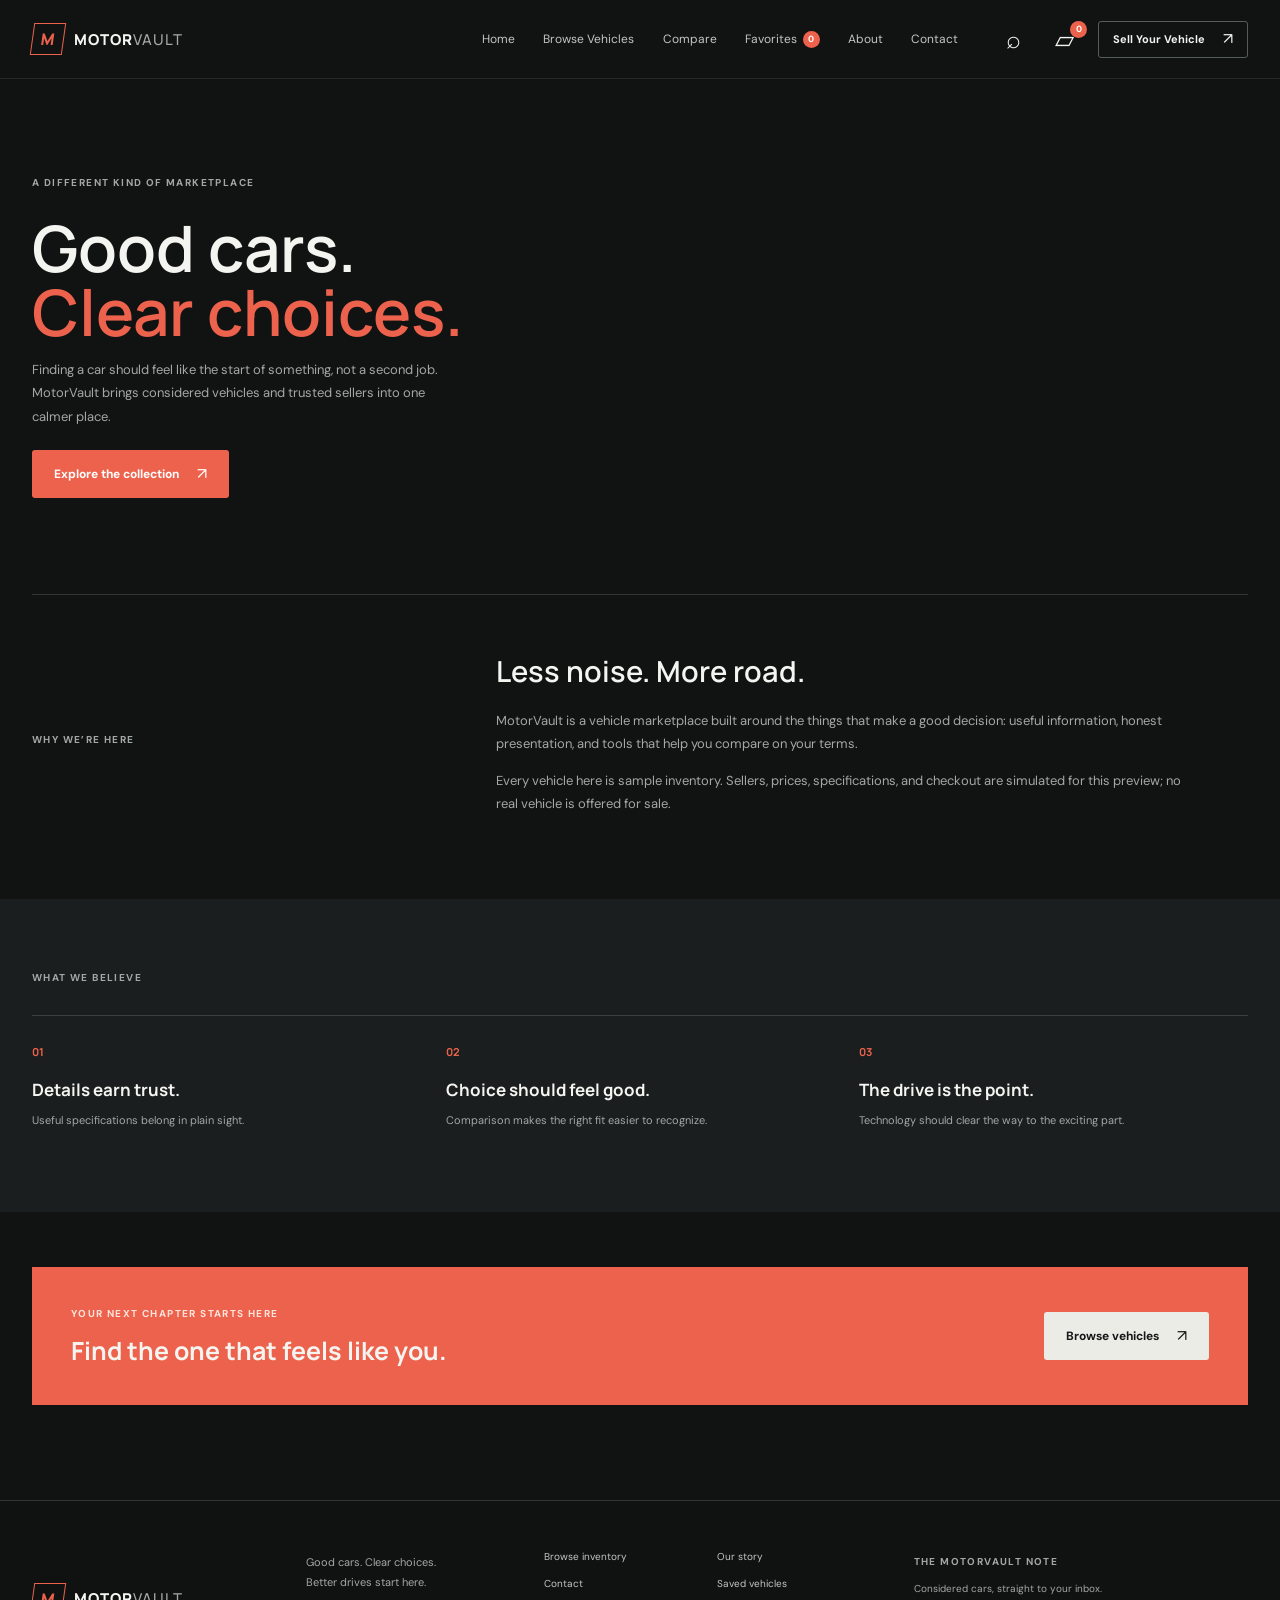
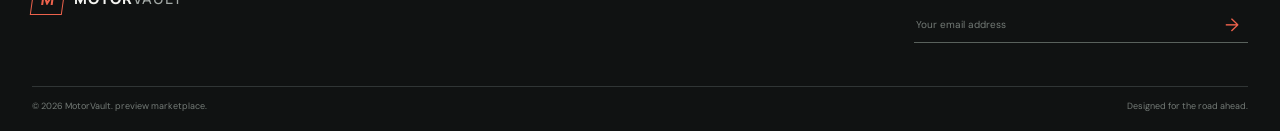
<file: about.html>
<!DOCTYPE html>
<html lang="en"><head><meta charset="UTF-8"><meta name="viewport" content="width=device-width, initial-scale=1.0"><meta name="theme-color" content="#111313"><title>About MotorVault | Find Your Next Drive</title><link rel="preconnect" href="https://fonts.googleapis.com"><link rel="preconnect" href="https://fonts.gstatic.com" crossorigin><link href="https://fonts.googleapis.com/css2?family=DM+Sans:wght@400;500;600;700&family=Manrope:wght@400;500;600;700;800&display=swap" rel="stylesheet"><link rel="stylesheet" href="styles.css"><script src="js/data.js" defer></script><script src="script.js" defer></script></head><body data-page="about"><div id="site-header"></div><main><section class="about-hero page-width"><div><span class="eyebrow">A DIFFERENT KIND OF MARKETPLACE</span><h1>Good cars.<br><em>Clear choices.</em></h1><p>Finding a car should feel like the start of something, not a second job. MotorVault brings considered vehicles and trusted sellers into one calmer place.</p><a class="button button-primary" href="vehicles.html">Explore the collection <span>↗</span></a></div><div class="about-image" role="img" aria-label="Classic car parked beside a modern building"></div></section><section class="about-story page-width"><span class="eyebrow">WHY WE’RE HERE</span><div><h2>Less noise. More road.</h2><p>MotorVault is a vehicle marketplace built around the things that make a good decision: useful information, honest presentation, and tools that help you compare on your terms.</p><p>Every vehicle here is sample inventory. Sellers, prices, specifications, and checkout are simulated for this preview; no real vehicle is offered for sale.</p></div></section><section class="about-values"><div class="page-width"><span class="eyebrow">WHAT WE BELIEVE</span><div class="values-row"><article><span>01</span><h3>Details earn trust.</h3><p>Useful specifications belong in plain sight.</p></article><article><span>02</span><h3>Choice should feel good.</h3><p>Comparison makes the right fit easier to recognize.</p></article><article><span>03</span><h3>The drive is the point.</h3><p>Technology should clear the way to the exciting part.</p></article></div></div></section><section class="cta-band page-width"><div><span class="eyebrow">YOUR NEXT CHAPTER STARTS HERE</span><h2>Find the one that feels like you.</h2></div><a class="button button-light" href="vehicles.html">Browse vehicles <span>↗</span></a></section></main><div id="site-footer"></div></body></html>
</file>
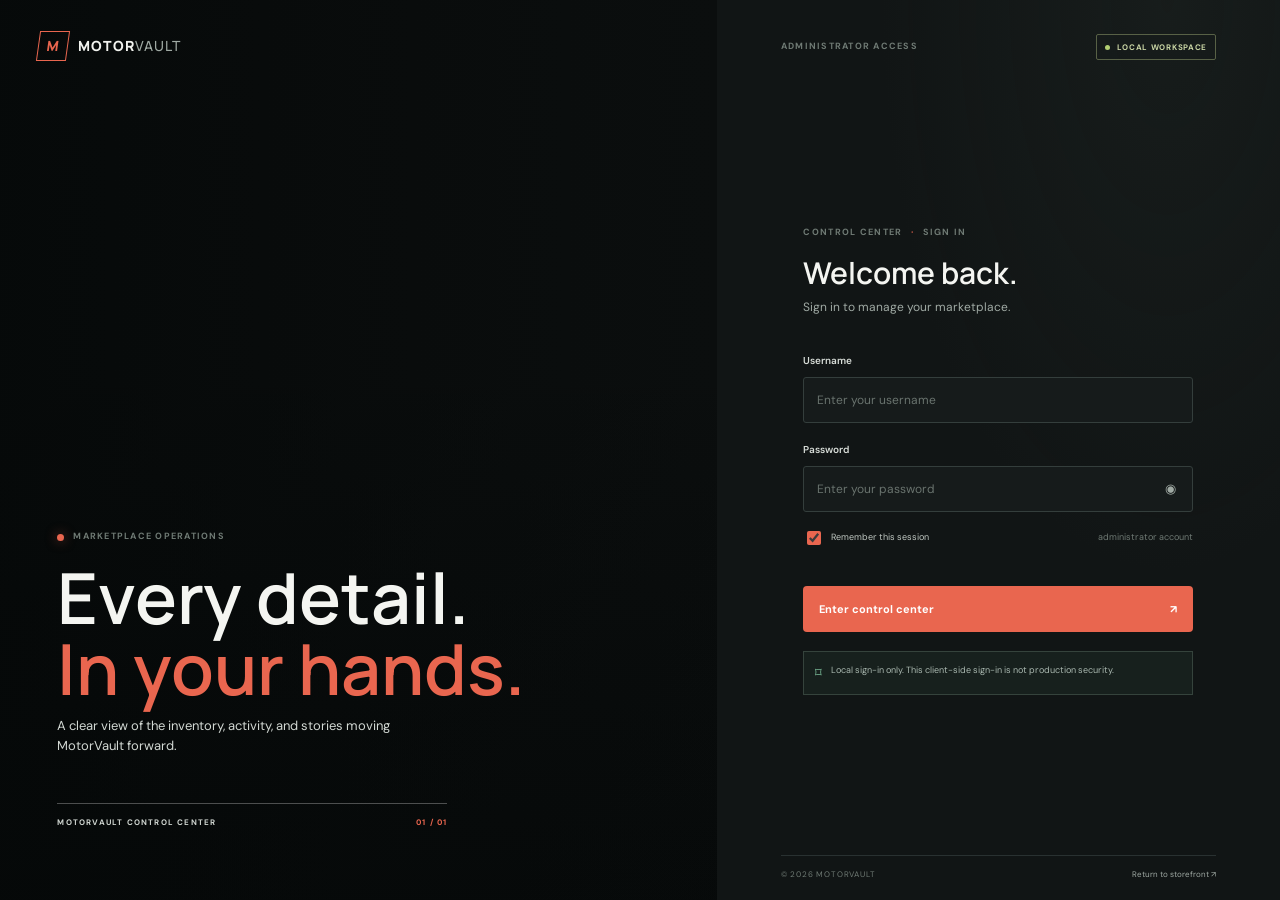
<file: admin-login.html>
<!DOCTYPE html>
<html lang="en">
<head>
  <meta charset="UTF-8">
  <meta name="viewport" content="width=device-width, initial-scale=1.0">
  <meta name="theme-color" content="#0d1010">
  <title>Admin Access | MOTORVAULT</title>
  <link rel="preconnect" href="https://fonts.googleapis.com">
  <link rel="preconnect" href="https://fonts.gstatic.com" crossorigin>
  <link href="https://fonts.googleapis.com/css2?family=DM+Sans:wght@400;500;600;700&family=Manrope:wght@400;500;600;700;800&display=swap" rel="stylesheet">
  <link rel="stylesheet" href="admin.css">
  <script src="admin.js" defer></script>
</head>
<body class="admin-login-page" data-admin-page="login">
  <main class="login-layout">
    <section class="login-visual"><a class="admin-brand" href="index.html"><span class="brand-emblem">M</span><span>MOTOR<span>VAULT</span></span></a><div class="login-image"></div><div class="login-visual-shade"></div><div class="login-manifesto"><span class="admin-kicker"><i></i> MARKETPLACE OPERATIONS</span><h1>Every detail.<br><em>In your hands.</em></h1><p>A clear view of the inventory, activity, and stories moving MotorVault forward.</p><span class="login-caption">MOTORVAULT CONTROL CENTER <b>01 / 01</b></span></div></section>
    <section class="login-panel"><div class="login-panel-top"><span class="admin-kicker">ADMINISTRATOR ACCESS</span><span class="preview-pill"><i></i> LOCAL WORKSPACE</span></div><div class="login-form-wrap"><div class="login-mobile-brand"><span class="brand-emblem">M</span><span>MOTOR<span>VAULT</span></span></div><span class="login-step">CONTROL CENTER <b>·</b> SIGN IN</span><h2>Welcome back.</h2><p>Sign in to manage your marketplace.</p><form id="admin-login-form" novalidate><label for="admin-username">Username</label><input id="admin-username" name="username" type="text" placeholder="Enter your username" autocomplete="username" required><label for="admin-password">Password</label><div class="password-field"><input id="admin-password" name="password" type="password" placeholder="Enter your password" autocomplete="current-password" required><button type="button" aria-label="Show password" data-password-toggle>◉</button></div><div class="login-options"><label class="remember-option"><input type="checkbox" name="remember" checked><span>Remember this session</span></label><span>administrator account</span></div><p class="login-error" id="login-error" role="alert" aria-live="polite"></p><button class="admin-primary login-submit" type="submit">Enter control center <span>↗</span></button></form><div class="login-security-note"><span>⌑</span><p>Local sign-in only. This client-side sign-in is not production security.</p></div></div><div class="login-panel-footer"><span>© 2026 MOTORVAULT</span><a href="index.html">Return to storefront ↗</a></div></section>
  </main>
</body>
</html>
</file>
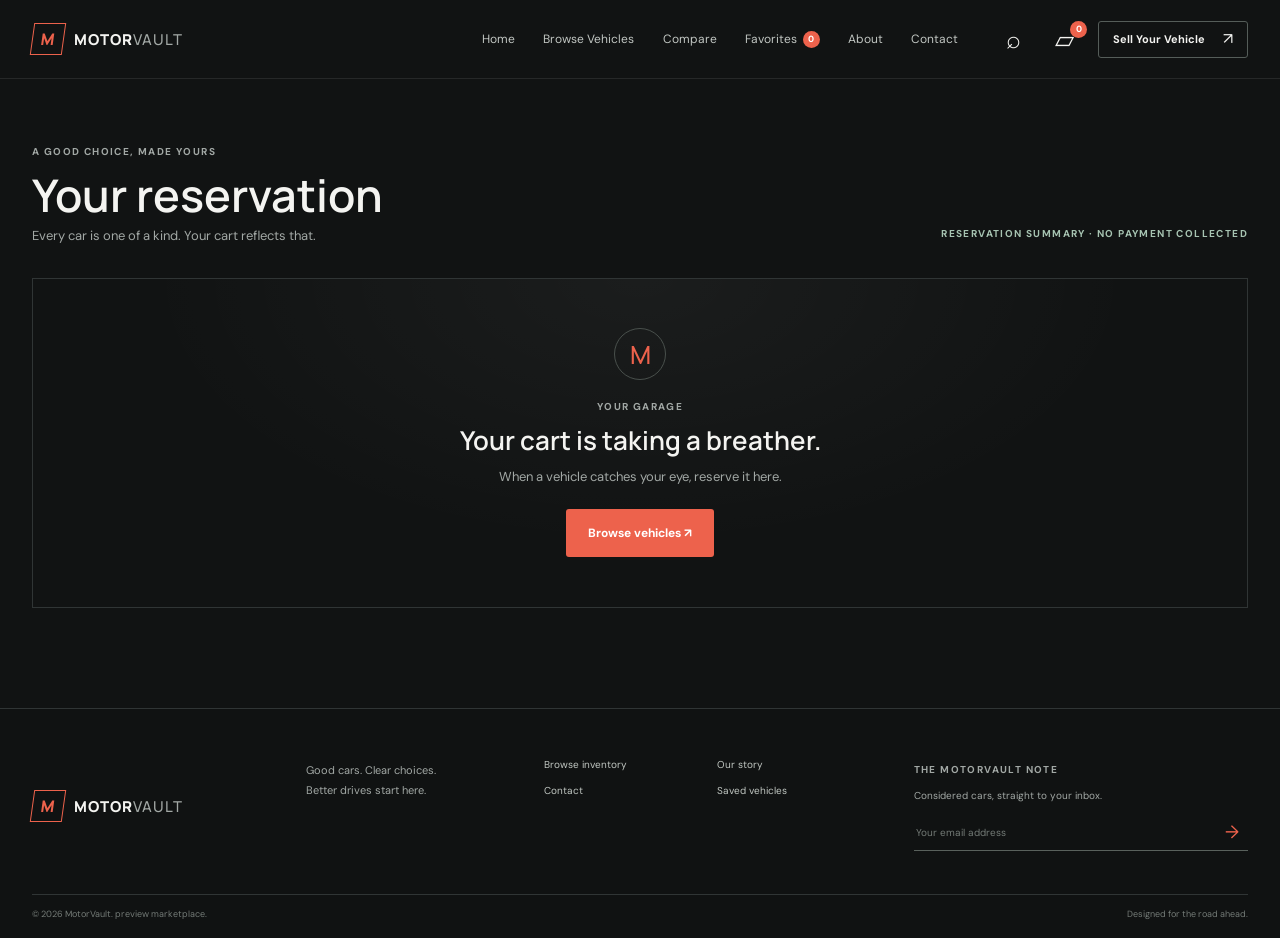
<file: cart.html>
<!DOCTYPE html>
<html lang="en"><head><meta charset="UTF-8"><meta name="viewport" content="width=device-width, initial-scale=1.0"><meta name="theme-color" content="#111313"><title>Your Reservation | MOTORVAULT</title><link rel="preconnect" href="https://fonts.googleapis.com"><link rel="preconnect" href="https://fonts.gstatic.com" crossorigin><link href="https://fonts.googleapis.com/css2?family=DM+Sans:wght@400;500;600;700&family=Manrope:wght@400;500;600;700;800&display=swap" rel="stylesheet"><link rel="stylesheet" href="styles.css"><script src="js/data.js" defer></script><script src="script.js" defer></script></head><body data-page="cart"><div id="site-header"></div><main class="page-width page-content"><div class="page-title-row"><div><span class="eyebrow">A GOOD CHOICE, MADE YOURS</span><h1>Your reservation</h1><p>Every car is one of a kind. Your cart reflects that.</p></div><span class="eyebrow cart-preview-note">RESERVATION SUMMARY · NO PAYMENT COLLECTED</span></div><div id="cart-content"></div></main><div id="site-footer"></div></body></html>
</file>
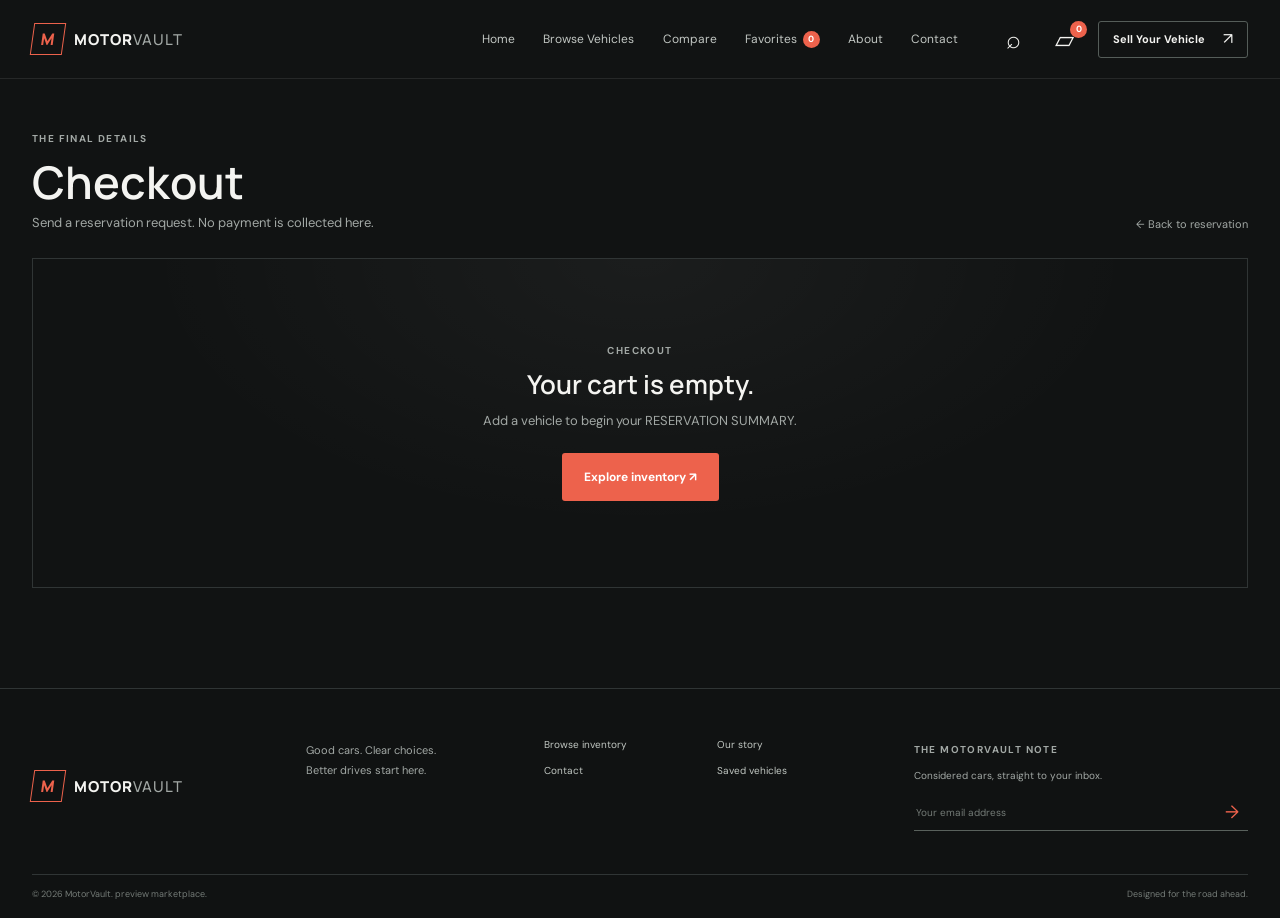
<file: checkout.html>
<!DOCTYPE html>
<html lang="en"><head><meta charset="UTF-8"><meta name="viewport" content="width=device-width, initial-scale=1.0"><meta name="theme-color" content="#111313"><title>Checkout | MOTORVAULT</title><link rel="preconnect" href="https://fonts.googleapis.com"><link rel="preconnect" href="https://fonts.gstatic.com" crossorigin><link href="https://fonts.googleapis.com/css2?family=DM+Sans:wght@400;500;600;700&family=Manrope:wght@400;500;600;700;800&display=swap" rel="stylesheet"><link rel="stylesheet" href="styles.css"><script src="js/data.js" defer></script><script src="script.js" defer></script></head><body data-page="checkout"><div id="site-header"></div><main class="page-width page-content checkout-page"><div class="page-title-row"><div><span class="eyebrow">THE FINAL DETAILS</span><h1>Checkout</h1><p>Send a reservation request. No payment is collected here.</p></div><a class="back-link" href="cart.html">← Back to reservation</a></div><div id="checkout-content"></div></main><div id="site-footer"></div></body></html>
</file>
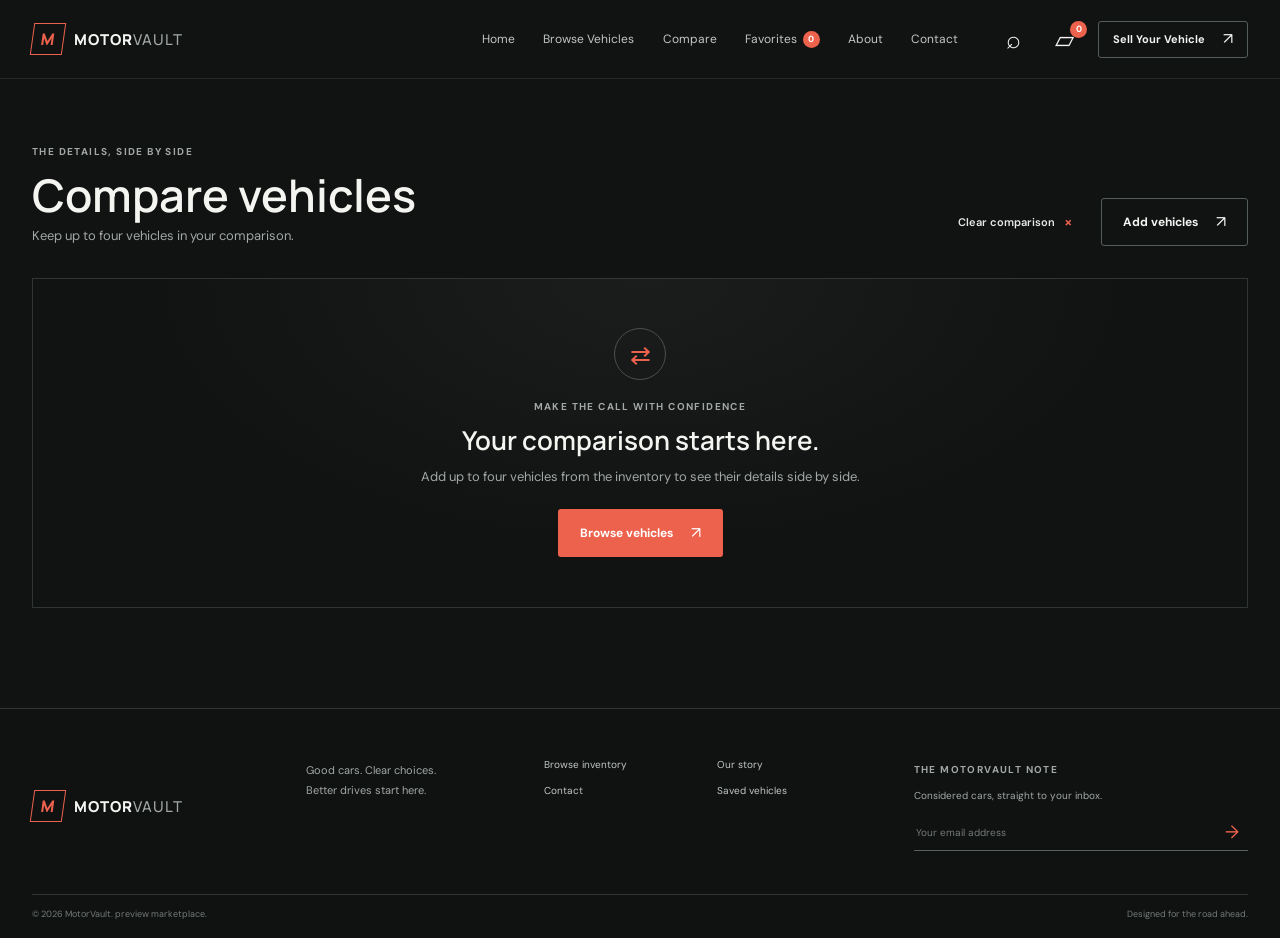
<file: compare.html>
<!DOCTYPE html>
<html lang="en"><head><meta charset="UTF-8"><meta name="viewport" content="width=device-width, initial-scale=1.0"><meta name="theme-color" content="#111313"><title>Compare Vehicles | MOTORVAULT</title><link rel="preconnect" href="https://fonts.googleapis.com"><link rel="preconnect" href="https://fonts.gstatic.com" crossorigin><link href="https://fonts.googleapis.com/css2?family=DM+Sans:wght@400;500;600;700&family=Manrope:wght@400;500;600;700;800&display=swap" rel="stylesheet"><link rel="stylesheet" href="styles.css"><script src="js/data.js" defer></script><script src="script.js" defer></script></head><body data-page="compare"><div id="site-header"></div><main class="page-width page-content"><div class="page-title-row"><div><span class="eyebrow">THE DETAILS, SIDE BY SIDE</span><h1>Compare vehicles</h1><p>Keep up to four vehicles in your comparison.</p></div><div class="page-title-actions"><button class="text-link" type="button" data-clear-all-compare>Clear comparison <span>×</span></button><a href="vehicles.html" class="button button-outline">Add vehicles <span>↗</span></a></div></div><div class="empty-state" data-compare-empty><span class="empty-mark">⇄</span><span class="eyebrow">MAKE THE CALL WITH CONFIDENCE</span><h2>Your comparison starts here.</h2><p>Add up to four vehicles from the inventory to see their details side by side.</p><a class="button button-primary" href="vehicles.html">Browse vehicles <span>↗</span></a></div><div id="compare-table-wrap" class="compare-table-wrap" hidden></div></main><div id="site-footer"></div></body></html>
</file>
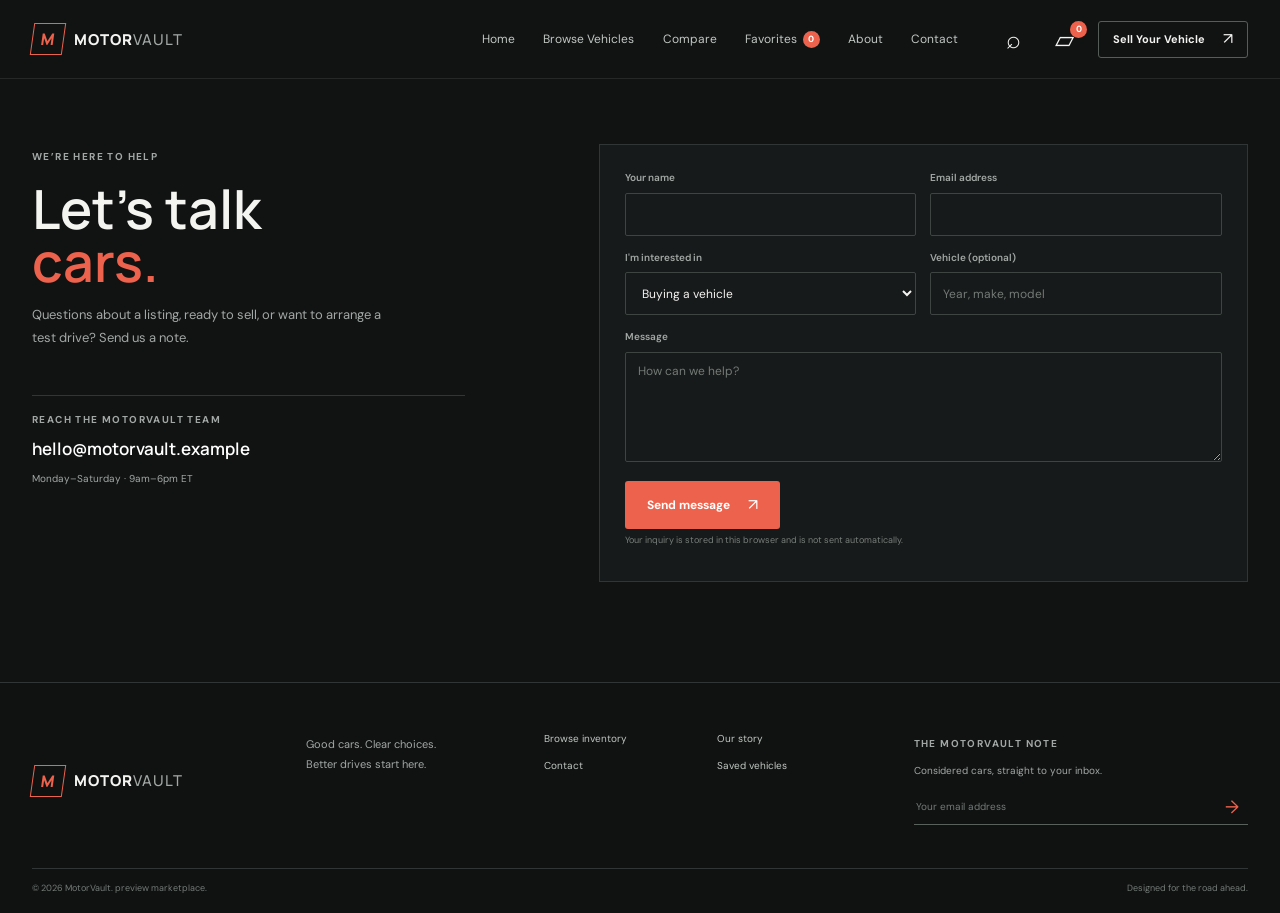
<file: contact.html>
<!DOCTYPE html>
<html lang="en"><head><meta charset="UTF-8"><meta name="viewport" content="width=device-width, initial-scale=1.0"><meta name="theme-color" content="#111313"><title>Contact MotorVault | Find Your Next Drive</title><link rel="preconnect" href="https://fonts.googleapis.com"><link rel="preconnect" href="https://fonts.gstatic.com" crossorigin><link href="https://fonts.googleapis.com/css2?family=DM+Sans:wght@400;500;600;700&family=Manrope:wght@400;500;600;700;800&display=swap" rel="stylesheet"><link rel="stylesheet" href="styles.css"><script src="js/data.js" defer></script><script src="script.js" defer></script></head><body data-page="contact"><div id="site-header"></div><main class="page-width page-content contact-page"><div class="contact-intro"><span class="eyebrow">WE’RE HERE TO HELP</span><h1>Let’s talk<br><em>cars.</em></h1><p>Questions about a listing, ready to sell, or want to arrange a test drive? Send us a note.</p><div class="contact-detail"><span class="eyebrow">REACH THE MOTORVAULT TEAM</span><a href="mailto:hello@motorvault.example">hello@motorvault.example</a><span>Monday–Saturday · 9am–6pm ET</span></div></div><div class="contact-form-wrap"><form data-contact-form><div class="form-grid"><label>Your name<input name="name" autocomplete="name" required></label><label>Email address<input name="email" type="email" autocomplete="email" required></label><label>I'm interested in<select name="topic"><option>Buying a vehicle</option><option id="sell">Selling my vehicle</option><option>Scheduling a test drive</option><option>Something else</option></select></label><label>Vehicle (optional)<input name="vehicle" placeholder="Year, make, model"></label><label class="span-two">Message<textarea name="message" rows="5" placeholder="How can we help?" required></textarea></label></div><button class="button button-primary" type="submit">Send message <span>↗</span></button><p class="form-note">Your inquiry is stored in this browser and is not sent automatically.</p></form></div></main><div id="site-footer"></div></body></html>
</file>
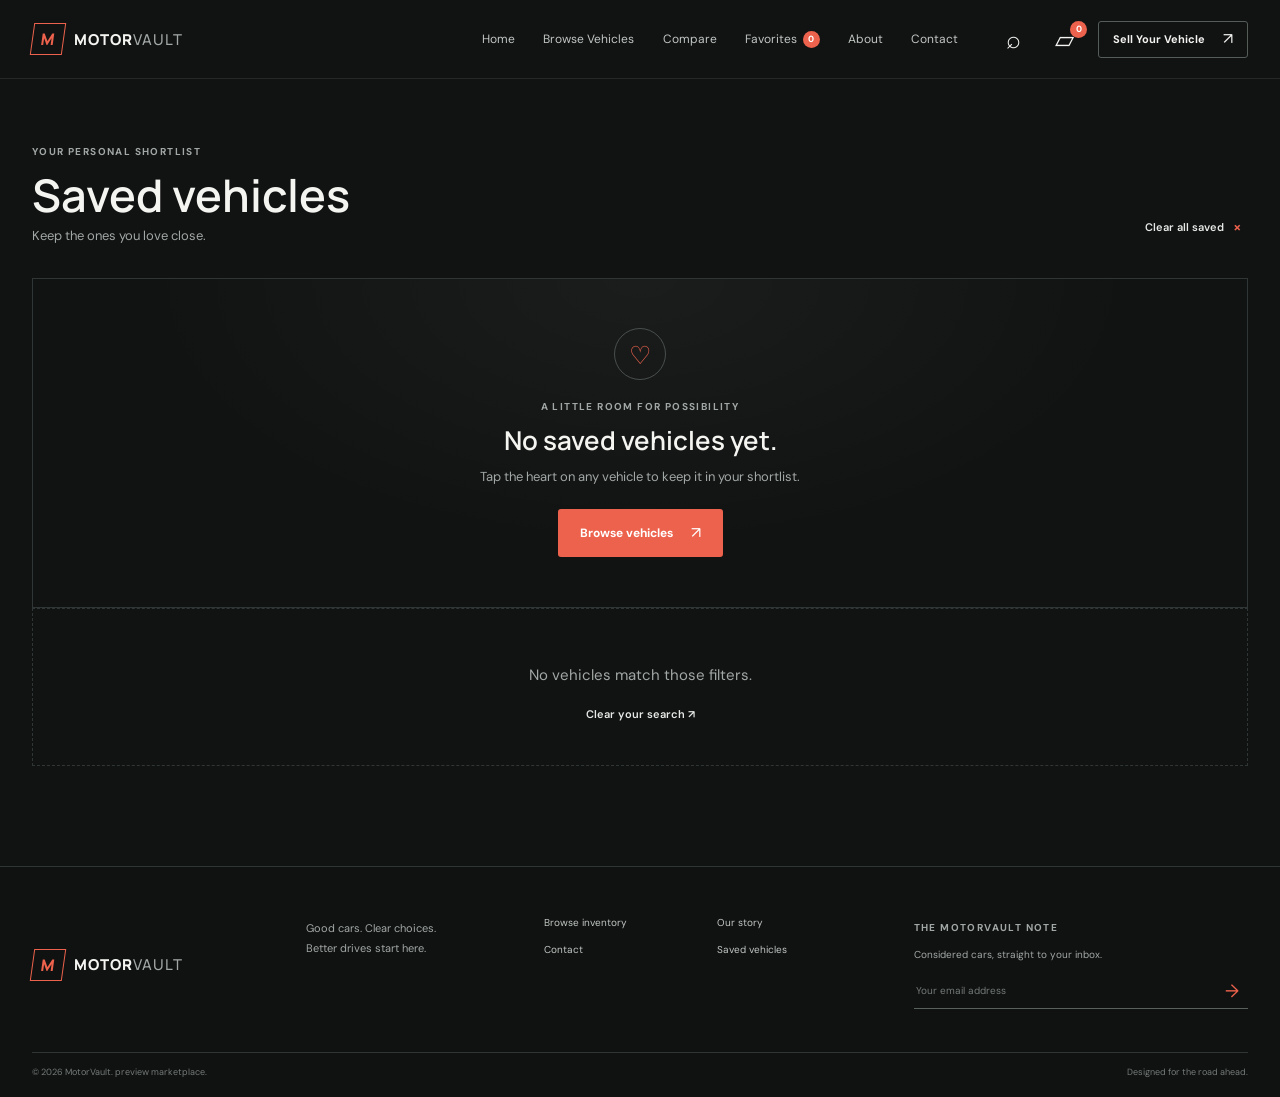
<file: favorites.html>
<!DOCTYPE html>
<html lang="en"><head><meta charset="UTF-8"><meta name="viewport" content="width=device-width, initial-scale=1.0"><meta name="theme-color" content="#111313"><title>Saved Vehicles | MOTORVAULT</title><link rel="preconnect" href="https://fonts.googleapis.com"><link rel="preconnect" href="https://fonts.gstatic.com" crossorigin><link href="https://fonts.googleapis.com/css2?family=DM+Sans:wght@400;500;600;700&family=Manrope:wght@400;500;600;700;800&display=swap" rel="stylesheet"><link rel="stylesheet" href="styles.css"><script src="js/data.js" defer></script><script src="script.js" defer></script></head><body data-page="favorites"><div id="site-header"></div><main class="page-width page-content"><div class="page-title-row"><div><span class="eyebrow">YOUR PERSONAL SHORTLIST</span><h1>Saved vehicles</h1><p>Keep the ones you love close.</p></div><button class="text-link" type="button" data-clear-all-favorites>Clear all saved <span>×</span></button></div><div class="empty-state" data-favorites-empty hidden><span class="empty-mark">♡</span><span class="eyebrow">A LITTLE ROOM FOR POSSIBILITY</span><h2>No saved vehicles yet.</h2><p>Tap the heart on any vehicle to keep it in your shortlist.</p><a class="button button-primary" href="vehicles.html">Browse vehicles <span>↗</span></a></div><div class="vehicle-grid" id="favorites-grid"></div></main><div id="site-footer"></div></body></html>
</file>
<file: styles.css>
:root {
	color-scheme: dark;
	--ink: #111313;
	--ink-2: #171a1a;
	--ink-3: #202424;
	--line: #303535;
	--line-soft: rgba(255, 255, 255, .09);
	--text: #f4f4f1;
	--muted: #a2a8a5;
	--dim: #777e7b;
	--accent: #ed624c;
	--accent-hover: #ff765f;
	--paper: #ecece6;
	--green: #a7c4b2;
	--display: "Manrope", "DM Sans", sans-serif;
	--body: "DM Sans", sans-serif;
	--page: 1280px;
	font-family: var(--body);
	background: var(--ink);
	color: var(--text);
	font-synthesis: none;
	text-rendering: optimizeLegibility;
}

* { box-sizing: border-box; }
html { scroll-behavior: smooth; }
body { margin: 0; min-width: 0; background: var(--ink); color: var(--text); font-family: var(--body); font-size: 15px; line-height: 1.55; }
body, button, input, select, textarea { font-family: var(--body); }
button, input, select, textarea { font-size: inherit; }
button, a { -webkit-tap-highlight-color: transparent; }
a { color: inherit; text-decoration: none; }
button { color: inherit; }
img { display: block; max-width: 100%; }
::selection { background: var(--accent); color: white; }
.page-width { width: min(var(--page), calc(100% - 64px)); margin-inline: auto; }
.sr-only { position: absolute; width: 1px; height: 1px; padding: 0; margin: -1px; overflow: hidden; clip: rect(0, 0, 0, 0); white-space: nowrap; border: 0; }
.eyebrow { display: inline-flex; align-items: center; gap: 9px; color: var(--muted); font: 700 10px/1.3 var(--body); letter-spacing: 1.4px; text-transform: uppercase; }
.eyebrow i { display: inline-block; width: 7px; height: 7px; border-radius: 50%; background: var(--accent); box-shadow: 0 0 14px rgba(237, 98, 76, .55); }

/* Shared navigation */
.site-header { position: relative; z-index: 20; background: #111313; border-bottom: 1px solid var(--line-soft); }
.nav-wrap { display: flex; width: min(1440px, calc(100% - 64px)); height: 78px; align-items: center; margin: auto; gap: 38px; }
.brand { display: inline-flex; align-items: center; gap: 10px; color: var(--text); font: 800 15px/1 var(--display); letter-spacing: 1px; white-space: nowrap; }
.brand > span:last-child > span { color: var(--muted); font-weight: 500; }
.brand-mark { display: grid; width: 32px; height: 32px; place-items: center; border: 1px solid var(--accent); color: var(--accent); font: 800 16px/1 var(--display); transform: skew(-8deg); }
.main-nav { display: flex; align-items: center; gap: clamp(17px, 2.2vw, 34px); margin-left: auto; }
.main-nav > a { display: inline-flex; align-items: center; gap: 6px; color: #c1c6c2; font-size: 12px; transition: color .2s ease; }
.main-nav > a:hover, .main-nav > a:focus-visible { color: white; }
.nav-count { display: inline-grid; min-width: 17px; height: 17px; place-items: center; padding: 0 4px; border-radius: 20px; background: var(--accent); color: #fff; font: 700 9px/1 var(--body); }
.nav-actions { display: flex; align-items: center; gap: 16px; }
.icon-button { position: relative; display: inline-grid; width: 35px; height: 35px; place-items: center; border: 0; background: transparent; color: var(--text); font-size: 25px; line-height: 1; cursor: pointer; }
.cart-link .nav-count { position: absolute; top: -1px; right: -5px; }
.button { display: inline-flex; min-height: 48px; align-items: center; justify-content: center; gap: 18px; padding: 0 21px; border: 1px solid transparent; border-radius: 3px; font: 700 12px/1 var(--body); cursor: pointer; transition: background .2s ease, color .2s ease, border-color .2s ease, transform .2s ease; }
.button:hover { transform: translateY(-2px); }
.button span { font-size: 16px; font-weight: 400; }
.button-primary { background: var(--accent); color: white; }
.button-primary:hover { background: var(--accent-hover); }
.button-outline { border-color: #555d59; background: transparent; color: var(--text); }
.button-outline:hover { border-color: var(--accent); color: white; }
.button-small { min-height: 37px; padding-inline: 14px; font-size: 11px; }
.button-glass { border-color: rgba(255,255,255,.4); background: rgba(15,18,18,.3); color: white; backdrop-filter: blur(12px); }
.button-glass:hover { background: rgba(255,255,255,.12); }
.button-light { background: var(--paper); color: #161818; }
.button-light:hover { background: white; }
.button-wide { width: 100%; }
.menu-toggle { display: none; }

/* Homepage */
.home-hero { position: relative; min-height: 630px; overflow: hidden; background: #1c2425; }
.hero-image, .hero-shade { position: absolute; inset: 0; }
.hero-image { background: url("https://images.unsplash.com/photo-1503376780353-7e6692767b70?auto=format&fit=crop&w=2200&q=90") center 54% / cover no-repeat; transform: scale(1.015); animation: hero-arrive 1.1s ease-out both; }
.hero-shade { background: linear-gradient(90deg, rgba(9,12,12,.88) 0%, rgba(9,12,12,.7) 34%, rgba(9,12,12,.13) 74%), linear-gradient(0deg, rgba(9,12,12,.48), transparent 34%); }
.hero-content { position: relative; z-index: 1; padding-top: 112px; padding-bottom: 88px; animation: content-arrive .8s .12s ease-out both; }
.light-eyebrow { color: #d7dbd7; }
.hero-content h1, .page-banner h1, .about-hero h1 { margin: 23px 0 15px; font: 600 clamp(48px, 6.2vw, 82px)/.99 var(--display); letter-spacing: 0; }
.hero-content h1 em, .page-banner h1 em, .about-hero h1 em, .contact-intro h1 em { color: var(--accent); font-style: normal; }
.hero-content > p { max-width: 430px; margin: 0; color: #d0d4d0; font-size: 16px; }
.hero-actions { display: flex; gap: 12px; margin-top: 28px; }
.hero-proof { display: flex; gap: 31px; margin-top: 54px; padding-top: 17px; border-top: 1px solid rgba(255,255,255,.24); width: fit-content; color: #c7ccca; font-size: 11px; }
.hero-proof strong { color: #fff; font: 700 14px var(--display); margin-right: 5px; }
.hero-index, .hero-caption { position: absolute; z-index: 1; bottom: 27px; color: #e0e3df; font: 700 10px var(--body); letter-spacing: 1px; }
.hero-index { left: max(32px, calc((100vw - var(--page)) / 2)); }
.hero-index i { display: inline-block; width: 64px; height: 1px; margin: 0 9px 3px; background: var(--accent); }
.hero-caption { right: max(32px, calc((100vw - var(--page)) / 2)); font-weight: 400; }
.search-section { position: relative; z-index: 2; margin-top: 0; padding-top: 26px; }
.search-panel { display: grid; grid-template-columns: 1.12fr repeat(3, 1fr) 1fr 1fr; gap: 14px 18px; align-items: end; padding: 24px 26px; border: 1px solid #353b39; background: rgba(25,29,29,.97); box-shadow: 0 22px 70px rgba(0,0,0,.24); }
.search-panel-intro { align-self: center; grid-row: span 2; }
.search-panel-intro h2 { margin: 8px 0; font: 600 23px var(--display); }
.search-panel label, .filter-sidebar label, .finance-fields label, .form-grid label { display: flex; min-width: 0; flex-direction: column; gap: 7px; color: var(--muted); font-size: 10px; font-weight: 600; }
input, select, textarea { width: 100%; min-width: 0; min-height: 43px; padding: 0 12px; border: 1px solid #3d4441; border-radius: 2px; outline: none; background: #171a1a; color: var(--text); font-size: 12px; }
input::placeholder, textarea::placeholder { color: #737a76; }
input:focus, select:focus, textarea:focus { border-color: var(--accent); box-shadow: 0 0 0 2px rgba(237,98,76,.12); }
select { cursor: pointer; }
.search-submit { grid-column: 5 / span 2; }
.section { padding-top: 95px; padding-bottom: 95px; }
.section-heading { display: flex; align-items: end; justify-content: space-between; gap: 24px; margin-bottom: 28px; }
.section-heading h2, .category-section h2, .trust-section h2, .process-section h2, .finance-section h2, .detail-section h2 { margin: 8px 0 0; font: 600 32px/1.18 var(--display); letter-spacing: 0; }
.section-heading p, .section-aside { margin: 8px 0 0; color: var(--muted); font-size: 13px; }
.section-aside { line-height: 1.7; text-align: right; }
.text-link { display: inline-flex; align-items: center; gap: 9px; border: 0; background: transparent; color: #e7e9e6; font-size: 11px; font-weight: 600; cursor: pointer; transition: color .2s ease; }
.text-link:hover { color: var(--accent); }
.text-link span { color: var(--accent); font-size: 15px; }

/* Vehicle cards */
.vehicle-grid { display: grid; grid-template-columns: repeat(3, minmax(0, 1fr)); gap: 24px 18px; }
.vehicle-grid-four { grid-template-columns: repeat(4, minmax(0, 1fr)); }
.vehicle-card { min-width: 0; overflow: hidden; border: 1px solid #2d3331; background: #181b1b; transition: border-color .24s ease, transform .24s ease, box-shadow .24s ease; animation: card-in .5s both; }
.vehicle-card:hover { transform: translateY(-4px); border-color: #515a55; box-shadow: 0 15px 32px rgba(0,0,0,.22); }
.vehicle-card-image { position: relative; height: 220px; overflow: hidden; background: #252a29; }
.vehicle-card-image > a, .vehicle-card-image img { display: block; width: 100%; height: 100%; }
.vehicle-card-image img { object-fit: cover; transition: transform .55s cubic-bezier(.2,.7,.25,1); }
.vehicle-card:hover .vehicle-card-image img { transform: scale(1.055); }
.vehicle-badge, .vehicle-condition { position: absolute; left: 13px; top: 13px; padding: 7px 9px; background: rgba(17,19,19,.85); color: #eef0ec; font: 700 8px var(--body); letter-spacing: 1px; }
.vehicle-badge { background: var(--accent); color: white; }
.favorite-button { position: absolute; top: 11px; right: 11px; display: grid; width: 34px; height: 34px; place-items: center; border: 1px solid rgba(255,255,255,.3); border-radius: 50%; background: rgba(12,14,14,.6); color: white; font-size: 16px; cursor: pointer; backdrop-filter: blur(10px); transition: background .2s ease, color .2s ease; }
.favorite-button:hover, .favorite-button.is-active { border-color: var(--accent); background: var(--accent); color: white; }
.vehicle-card-body { padding: 17px 17px 13px; }
.vehicle-card-heading { display: flex; justify-content: space-between; gap: 10px; }
.vehicle-year { color: var(--muted); font-size: 9px; font-weight: 600; letter-spacing: .25px; }
.vehicle-card h3 { margin: 3px 0 0; font: 700 16px/1.3 var(--display); }
.vehicle-card h3 a:hover { color: var(--accent); }
.vehicle-price { padding-top: 1px; color: white; font: 700 14px var(--display); white-space: nowrap; }
.vehicle-price del, .detail-price del { display: block; margin-bottom: 2px; color: var(--dim); font-size: 9px; font-weight: 400; }
.vehicle-price small, .detail-price small { display: block; margin-top: 3px; color: var(--accent); font: 700 9px var(--body); }
.vehicle-meta { display: flex; gap: 0; margin-top: 15px; padding: 10px 0; border-top: 1px solid var(--line-soft); border-bottom: 1px solid var(--line-soft); color: #c0c5c1; font-size: 10px; }
.vehicle-meta span { padding-inline: 10px; border-right: 1px solid #3b403e; white-space: nowrap; }
.vehicle-meta span:first-child { padding-left: 0; }
.vehicle-meta span:last-child { padding-right: 0; border: 0; }
.vehicle-monthly { padding-top: 8px; color: #d2d7d3; font-size: 10px; font-weight: 600; }
.vehicle-monthly span { margin-left: 4px; color: var(--dim); font-size: 9px; font-weight: 400; }
.vehicle-card-foot { display: flex; flex-wrap: wrap; justify-content: space-between; align-items: center; gap: 8px; padding-top: 12px; }
.vehicle-location { color: var(--muted); font-size: 10px; }
.card-actions { display: flex; align-items: center; gap: 12px; }
.compare-button { padding: 5px 0; border: 0; background: transparent; color: var(--muted); font-size: 10px; cursor: pointer; }
.compare-button:hover, .compare-button.is-active { color: var(--accent); }
.vehicle-card .text-link { gap: 5px; font-size: 10px; }
.vehicle-card .text-link span { font-size: 13px; }
.vehicle-grid-four .vehicle-card-image { height: 175px; }
.vehicle-grid-four .vehicle-card-body { padding: 14px; }
.vehicle-grid-four .vehicle-meta { font-size: 9px; }
.empty-inline { grid-column: 1 / -1; padding: 40px; border: 1px dashed var(--line); color: var(--muted); text-align: center; }

/* Categories and editorial sections */
.category-section { padding: 82px 0 90px; border-block: 1px solid #d9e0db; background: #eef1ee; color: #171d1a; }
.category-section .eyebrow { color: #65716a; }
.category-section .section-heading { align-items: end; margin-bottom: 24px; }
.category-section .section-heading h2 { color: #171d1a; }
.category-section .section-aside { color: #5d6962; }
.category-grid { display: grid; grid-template-columns: repeat(4, 1fr); gap: 10px; }
.category-tile { position: relative; display: flex; min-height: 153px; flex-direction: column; justify-content: end; overflow: hidden; padding: 16px; background: #252d2d; color: white; isolation: isolate; }
.category-tile::before { position: absolute; z-index: -2; inset: 0; content: ""; background-position: center; background-size: cover; opacity: .73; transition: transform .5s ease; }
.category-tile::after { position: absolute; z-index: -1; inset: 0; content: ""; background: linear-gradient(0deg, rgba(5,8,8,.82), rgba(5,8,8,.02) 78%); }
.category-tile:hover::before { transform: scale(1.06); }
.category-tile > span { color: #e1e5e1; font-size: 8px; font-weight: 600; letter-spacing: 1px; }
.category-tile strong { margin-top: 6px; font: 700 20px var(--display); }
.category-tile i { position: absolute; right: 16px; bottom: 18px; color: #fff; font-size: 18px; font-style: normal; }
.category-suv::before { background-image: url("https://images.unsplash.com/photo-1519641471654-76ce0107ad1b?auto=format&fit=crop&w=600&q=80"); }
.category-sedan::before { background-image: url("https://images.unsplash.com/photo-1494976388531-d1058494cdd8?auto=format&fit=crop&w=600&q=80"); }
.category-sport::before { background-image: url("https://images.unsplash.com/photo-1503376780353-7e6692767b70?auto=format&fit=crop&w=600&q=80"); }
.category-electric::before { background-image: url("https://images.unsplash.com/photo-1560958089-b8a1929cea89?auto=format&fit=crop&w=600&q=80"); }
.category-luxury::before { background-image: url("https://images.unsplash.com/photo-1555215695-3004980ad54e?auto=format&fit=crop&w=600&q=80"); }
.category-truck::before { background-image: url("https://images.unsplash.com/photo-1551830820-330a71b99659?auto=format&fit=crop&w=600&q=80"); }
.category-hybrid::before { background-image: url("https://images.unsplash.com/photo-1518843025960-d60217f226f5?auto=format&fit=crop&w=600&q=80"); }
.category-family::before { background-image: url("https://images.unsplash.com/photo-1533473359331-0135ef1b58bf?auto=format&fit=crop&w=600&q=80"); }
.trust-section { padding-top: 93px; padding-bottom: 95px; }
.trust-grid { display: grid; grid-template-columns: repeat(4, 1fr); border-top: 1px solid var(--line); }
.trust-grid article { position: relative; min-height: 215px; padding: 25px 25px 16px 0; border-right: 1px solid var(--line); }
.trust-grid article + article { padding-left: 24px; }
.trust-grid article:last-child { border-right: 0; }
.trust-number { color: #6e7772; font-size: 10px; }
.trust-icon { display: block; margin-top: 21px; color: var(--accent); font-size: 23px; }
.trust-grid h3 { margin: 12px 0 7px; font: 700 15px var(--display); }
.trust-grid p { max-width: 220px; margin: 0; color: var(--muted); font-size: 11px; line-height: 1.7; }
.process-section { padding: 81px 0 88px; background: #1a1e1e; }
.process-grid { display: grid; grid-template-columns: repeat(3, 1fr); border-top: 1px solid #3a403d; }
.process-grid article { display: grid; grid-template-columns: 42px 1fr 20px; gap: 12px; align-items: start; padding: 24px 22px 0 0; }
.process-grid article + article { padding-left: 22px; border-left: 1px solid #3a403d; }
.process-grid article > span { color: var(--accent); font: 700 12px var(--display); }
.process-grid h3 { margin: 0 0 7px; font: 700 16px var(--display); }
.process-grid p { max-width: 270px; margin: 0; color: var(--muted); font-size: 11px; }
.process-grid b { color: #737b77; font-weight: 400; }
.cta-band { display: flex; align-items: center; justify-content: space-between; gap: 28px; margin-bottom: 95px; padding: 34px 39px; background: var(--accent); }
.cta-band .eyebrow { color: #ffe4dd; }
.cta-band h2 { margin: 9px 0 3px; font: 700 25px var(--display); }
.cta-band p { margin: 0; color: #ffe7e0; font-size: 12px; }

/* Listing and page framing */
.page-banner { padding: 70px 0 61px; border-bottom: 1px solid var(--line-soft); background: radial-gradient(ellipse at 78% 15%, rgba(85,96,89,.2), transparent 44%), #151818; }
.page-banner h1 { margin: 14px 0 12px; font-size: clamp(40px, 5vw, 62px); }
.page-banner p { max-width: 530px; margin: 0; color: var(--muted); font-size: 14px; }
.listing-section { display: grid; grid-template-columns: 230px minmax(0, 1fr); gap: 37px; padding-top: 42px; padding-bottom: 96px; }
.filter-sidebar { align-self: start; padding: 19px 17px; border: 1px solid var(--line); background: #171a1a; }
.filter-title { display: flex; justify-content: space-between; align-items: center; margin-bottom: 18px; padding-bottom: 14px; border-bottom: 1px solid var(--line); }
.filter-title h2 { margin: 5px 0 0; font: 600 20px var(--display); }
.filter-title .text-link { padding: 0; color: var(--accent); font-size: 10px; }
#filter-form { display: grid; gap: 14px; }
#filter-form input, #filter-form select { min-height: 39px; }
.filter-pair { display: grid; grid-template-columns: 1fr 1fr; gap: 8px; }
.filter-pair input { padding-inline: 8px; }
.listing-toolbar { display: flex; align-items: end; justify-content: space-between; gap: 15px; margin-bottom: 19px; }
.listing-toolbar h2 { margin: 5px 0 0; font: 600 21px var(--display); }
.listing-controls { display: flex; align-items: center; gap: 11px; }
.listing-search { display: flex; width: 160px; align-items: center; gap: 6px; }
.listing-search > span { font-size: 20px; color: var(--muted); }
.listing-search input { min-height: 36px; padding: 0 8px; }
.sort-control { display: flex; align-items: center; gap: 8px; color: var(--muted); font-size: 10px; }
.sort-control select { min-height: 36px; width: 160px; padding-inline: 8px; font-size: 10px; }
.view-toggle { display: flex; border: 1px solid var(--line); }
.view-toggle button { width: 33px; height: 34px; border: 0; background: transparent; color: var(--muted); cursor: pointer; }
.view-toggle button.is-active { background: #303635; color: white; }
.load-more { display: flex; margin: 32px auto 0; }
.load-more[hidden] { display: none; }
.vehicle-grid.is-list { grid-template-columns: 1fr; }
.vehicle-grid.is-list .vehicle-card { display: grid; grid-template-columns: 280px 1fr; }
.vehicle-grid.is-list .vehicle-card-image { height: 100%; min-height: 200px; }
.vehicle-grid.is-list .vehicle-card-body { display: flex; flex-direction: column; justify-content: center; padding: 22px; }
.page-content { min-height: 500px; padding-top: 60px; padding-bottom: 100px; }
.page-title-row { display: flex; justify-content: space-between; align-items: end; gap: 25px; margin-bottom: 32px; }
.page-title-row h1 { margin: 8px 0 5px; font: 600 clamp(32px, 4vw, 45px)/1.12 var(--display); }
.page-title-row p { margin: 0; color: var(--muted); font-size: 13px; }
.page-title-row > .text-link { padding-bottom: 9px; }
.page-title-actions { display: flex; align-items: center; gap: 22px; }
.empty-state, .success-state { display: flex; min-height: 330px; flex-direction: column; align-items: center; justify-content: center; padding: 42px 20px; border: 1px solid var(--line); background: radial-gradient(ellipse at 50% 0%, rgba(255,255,255,.045), transparent 58%); text-align: center; }
.empty-state[hidden] { display: none; }
.empty-mark, .success-mark { display: grid; width: 52px; height: 52px; place-items: center; margin-bottom: 20px; border: 1px solid #49504c; border-radius: 50%; color: var(--accent); font: 500 25px var(--display); }
.success-mark { border-color: var(--green); color: var(--green); }
.empty-state h2, .success-state h2 { margin: 9px 0; font: 600 26px var(--display); }
.empty-state p, .success-state p { max-width: 460px; margin: 0 0 22px; color: var(--muted); font-size: 13px; }

/* Vehicle details */
.detail-page { padding-top: 28px; padding-bottom: 80px; }
.detail-topline { display: flex; justify-content: space-between; align-items: center; margin-bottom: 18px; }
.back-link { color: var(--muted); font-size: 11px; }
.back-link:hover { color: white; }
.detail-layout { display: grid; grid-template-columns: minmax(0, 1.55fr) minmax(300px, .8fr); gap: 34px; align-items: start; }
.gallery-main { height: clamp(320px, 47vw, 550px); overflow: hidden; background: #212625; }
.gallery-main img { width: 100%; height: 100%; object-fit: cover; }
.gallery-thumbs { display: grid; grid-template-columns: repeat(3, 1fr); gap: 9px; margin-top: 9px; }
.gallery-thumb { height: 92px; overflow: hidden; padding: 0; border: 1px solid transparent; background: #202423; cursor: pointer; }
.gallery-thumb.is-active { border-color: var(--accent); }
.gallery-thumb img { width: 100%; height: 100%; object-fit: cover; opacity: .75; transition: opacity .2s ease; }
.gallery-thumb:hover img, .gallery-thumb.is-active img { opacity: 1; }
.detail-buy { position: sticky; top: 20px; padding: 24px; border: 1px solid var(--line); background: #191c1c; }
.detail-buy h1 { margin: 9px 0 14px; font: 700 28px/1.2 var(--display); }
.detail-buy h1 span { color: var(--muted); font-weight: 500; }
.detail-price { font: 700 29px var(--display); }
.payment-hint { margin: 5px 0 17px; color: var(--muted); font-size: 10px; }
.buy-specs { display: flex; flex-wrap: wrap; gap: 7px; padding: 13px 0; border-block: 1px solid var(--line); }
.buy-specs span { padding: 5px 7px; background: #242928; color: #d0d4d0; font-size: 9px; }
.buy-actions { display: grid; gap: 11px; margin-top: 18px; }
.buy-actions .button { min-height: 45px; }
.buy-actions .text-link { justify-content: center; padding: 3px; }
.detail-compare { justify-self: center; }
.seller-note { margin-top: 18px; padding-top: 15px; border-top: 1px solid var(--line); color: var(--green); font-size: 10px; }
.seller-note span { display: block; margin: 5px 0 0 20px; color: var(--muted); }
.detail-section { padding: 29px 0; border-top: 1px solid var(--line); }
.overview-section { margin-top: 25px; }
.detail-section h2 { margin: 7px 0 17px; font-size: 22px; }
.detail-section > p { max-width: 750px; color: #c4c9c5; font-size: 13px; line-height: 1.8; }
.spec-grid { display: grid; grid-template-columns: repeat(4, 1fr); gap: 16px 12px; }
.spec-grid div { display: flex; flex-direction: column; gap: 4px; }
.spec-grid span { color: var(--muted); font-size: 10px; }
.spec-grid strong { font-size: 11px; font-weight: 600; }
.check-list { display: grid; grid-template-columns: repeat(2, 1fr); gap: 10px 18px; padding: 0; margin: 0; list-style: none; color: #c4c9c5; font-size: 12px; }
.check-list li::before { content: "✓"; margin-right: 9px; color: var(--green); }
.seller-block { display: flex; align-items: center; gap: 15px; }
.seller-avatar { display: grid; width: 42px; height: 42px; flex: 0 0 auto; place-items: center; background: #2b3330; color: var(--green); font: 700 17px var(--display); }
.seller-block h3 { margin: 4px 0 0; font: 700 15px var(--display); }
.seller-block p { margin: 2px 0 0; color: var(--muted); font-size: 10px; }
.seller-block .button { margin-left: auto; min-height: 39px; }
.finance-section { display: grid; grid-template-columns: .7fr 1.3fr; gap: 40px; margin: 45px 0 15px; padding: 28px; border: 1px solid var(--line); background: #191c1c; }
.finance-section h2 { font-size: 23px; }
.finance-section > div > p { color: var(--muted); font-size: 11px; }
.finance-fields { display: grid; grid-template-columns: repeat(2, 1fr); gap: 13px; }
.finance-fields label { font-size: 10px; }
.finance-fields input, .finance-fields select { min-height: 39px; }
.finance-result { grid-column: 1 / -1; display: flex; flex-wrap: wrap; align-items: baseline; gap: 8px 14px; padding-top: 12px; border-top: 1px solid var(--line); }
.finance-result span { width: 100%; color: var(--muted); font-size: 9px; font-weight: 700; letter-spacing: 1px; }
.finance-result strong { color: var(--green); font: 700 24px var(--display); }
.finance-result small { color: var(--muted); font-size: 10px; }
.similar-section { padding-top: 66px; }

/* Compare table */
.compare-table-wrap { overflow-x: auto; border: 1px solid var(--line); }
.compare-table { width: 100%; min-width: 720px; border-collapse: collapse; table-layout: fixed; }
.compare-table th, .compare-table td { width: 22%; padding: 15px; border-right: 1px solid var(--line); border-bottom: 1px solid var(--line); text-align: left; vertical-align: top; }
.compare-table th:first-child { width: 12%; color: var(--muted); font-size: 11px; }
.compare-table thead th { position: relative; background: #1b1f1e; }
.compare-table thead th img { width: 100%; height: 125px; margin-bottom: 12px; object-fit: cover; }
.compare-table thead th span, .compare-table thead th strong { display: block; margin-bottom: 5px; }
.compare-table thead th span { font: 700 13px var(--display); }
.compare-table thead th strong { color: var(--accent); font-size: 13px; }
.compare-table td { color: #d1d5d1; font-size: 11px; line-height: 1.6; }
.compare-table td.is-different { color: #ffc1b5; background: rgba(237,98,76,.08); }
.compare-table tbody tr:nth-child(even) { background: #191c1c; }
.remove-compare, .remove-cart { position: absolute; top: 7px; right: 7px; width: 28px; height: 28px; border: 1px solid var(--line); background: rgba(10,12,12,.8); color: white; font-size: 18px; cursor: pointer; }
.compare-table thead th { position: relative; }

/* Cart and checkout */
.cart-preview-note { padding-bottom: 6px; color: var(--green); }
.cart-layout { display: grid; grid-template-columns: minmax(0, 1.55fr) minmax(280px, .7fr); gap: 28px; align-items: start; }
.cart-items { border-top: 1px solid var(--line); }
.cart-head { display: flex; justify-content: space-between; padding: 14px 0; color: var(--muted); font-size: 11px; }
.cart-item { position: relative; display: grid; grid-template-columns: 170px 1fr auto; gap: 17px; align-items: center; padding: 16px 35px 16px 0; border-top: 1px solid var(--line); }
.cart-item > a > img { width: 170px; height: 116px; object-fit: cover; }
.cart-item-info { display: flex; flex-direction: column; gap: 3px; }
.cart-item-info .eyebrow { font-size: 8px; }
.cart-item-info h3 { margin: 3px 0; font: 700 16px var(--display); }
.cart-item-info > span:not(.eyebrow) { color: var(--muted); font-size: 10px; }
.cart-item-info .unique-stock { color: var(--green) !important; }
.cart-item > strong { align-self: start; padding-top: 8px; font: 700 15px var(--display); white-space: nowrap; }
.remove-cart { top: 13px; right: 0; border: 0; background: transparent; color: var(--muted); }
.cart-note { padding: 12px; background: #1b201e; color: var(--muted); font-size: 10px; }
.order-summary, .checkout-summary { padding: 23px; border: 1px solid var(--line); background: #191c1c; }
.order-summary h2, .checkout-summary h2 { margin: 8px 0 22px; font: 600 21px var(--display); }
.order-summary > div { display: flex; justify-content: space-between; gap: 10px; margin: 14px 0; color: var(--muted); font-size: 11px; }
.order-summary > div strong { color: var(--text); font-weight: 600; }
.order-summary .summary-total, .checkout-summary .summary-total { margin-top: 20px; padding-top: 16px; border-top: 1px solid var(--line); color: var(--text); font-size: 12px; }
.summary-total strong { font: 700 19px var(--display); }
.order-summary > .button { margin-top: 9px; }
.order-summary > p, .checkout-summary > p { color: var(--muted); font-size: 9px; text-align: center; }
.secure-note { display: block; margin-top: 17px; color: var(--green); font-size: 10px; text-align: center; }
.checkout-page { padding-top: 47px; }
.checkout-page .page-title-row { margin-bottom: 25px; }
.checkout-layout { display: grid; grid-template-columns: minmax(0, 1.4fr) minmax(275px, .7fr); gap: 34px; align-items: start; }
.checkout-form { display: grid; gap: 22px; }
.checkout-section { padding: 22px; border: 1px solid var(--line); background: #171a1a; }
.checkout-section h2 { margin: 8px 0 18px; font: 600 19px var(--display); }
.form-grid { display: grid; grid-template-columns: repeat(2, minmax(0, 1fr)); gap: 14px; }
.form-grid label { font-size: 10px; }
.form-grid .span-two { grid-column: 1 / -1; }
.form-grid textarea { min-height: 110px; padding-block: 10px; resize: vertical; }
.preview-callout { display: flex; gap: 12px; align-items: center; margin-bottom: 16px; padding: 12px; border: 1px solid rgba(167,196,178,.26); background: rgba(167,196,178,.06); }
.preview-callout span { flex: 0 0 auto; padding: 5px 7px; background: #33453c; color: #c6e0ce; font-size: 8px; font-weight: 700; letter-spacing: .7px; }
.preview-callout p { margin: 0; color: #bec9c1; font-size: 10px; }
.consent-check { display: flex; align-items: center; gap: 9px; color: var(--muted); font-size: 10px; }
.consent-check input { width: 16px; min-height: 16px; accent-color: var(--accent); }
.checkout-summary { position: sticky; top: 20px; }
.checkout-mini { display: grid; grid-template-columns: 62px 1fr auto; gap: 9px; align-items: center; padding: 11px 0; border-top: 1px solid var(--line); font-size: 10px; }
.checkout-mini img { width: 62px; height: 48px; object-fit: cover; }
.checkout-mini strong { font-size: 10px; }
.success-state { min-height: 400px; }
.success-state .button { margin-top: 6px; }

/* About, contact and footer */
.about-hero { display: grid; grid-template-columns: .82fr 1.18fr; gap: 55px; align-items: center; padding-top: 60px; padding-bottom: 65px; }
.about-hero h1 { font-size: clamp(43px, 5vw, 64px); }
.about-hero p { max-width: 410px; margin-bottom: 22px; color: var(--muted); font-size: 13px; line-height: 1.8; }
.about-image { min-height: 390px; background: url("https://images.unsplash.com/photo-1492144534655-ae79c964c9d7?auto=format&fit=crop&w=1300&q=90") center / cover no-repeat; }
.about-story { display: grid; grid-template-columns: .55fr 1fr; gap: 50px; padding-top: 56px; padding-bottom: 70px; border-top: 1px solid var(--line); }
.about-story h2 { margin: 0 0 18px; font: 600 29px var(--display); }
.about-story p { max-width: 700px; color: var(--muted); font-size: 13px; line-height: 1.8; }
.about-values { padding: 66px 0 72px; background: #1a1e1e; }
.values-row { display: grid; grid-template-columns: repeat(3, 1fr); gap: 25px; margin-top: 27px; padding-top: 24px; border-top: 1px solid #3a403d; }
.values-row article > span { color: var(--accent); font: 700 11px var(--display); }
.values-row h3 { margin: 15px 0 5px; font: 700 17px var(--display); }
.values-row p { color: var(--muted); font-size: 11px; }
.about-values + .cta-band { margin-top: 55px; }
.contact-page { display: grid; grid-template-columns: .8fr 1.2fr; gap: 11%; padding-top: 65px; padding-bottom: 100px; }
.contact-intro h1 { margin: 15px 0; font: 600 54px/.98 var(--display); }
.contact-intro > p { max-width: 350px; color: var(--muted); font-size: 13px; line-height: 1.8; }
.contact-detail { display: flex; flex-direction: column; align-items: start; gap: 5px; margin-top: 45px; padding-top: 17px; border-top: 1px solid var(--line); }
.contact-detail a { margin: 6px 0; color: white; font: 600 17px var(--display); }
.contact-detail > span:last-child { color: var(--muted); font-size: 10px; }
.contact-form-wrap { padding: 25px; border: 1px solid var(--line); background: #171a1a; }
.contact-form-wrap .button { margin-top: 19px; }
.contact-form-wrap .form-note { color: var(--dim); font-size: 9px; }
.form-success { padding: 40px 15px; color: var(--green); }
.form-success strong { font: 700 22px var(--display); }
.form-success p { color: var(--muted); font-size: 12px; }
.site-footer { padding: 48px max(32px, calc((100vw - var(--page)) / 2)) 17px; border-top: 1px solid var(--line); background: #101212; }
.footer-main { display: grid; grid-template-columns: 1fr .85fr 1.4fr 1.4fr; gap: 35px; padding-bottom: 38px; }
.footer-main > p { margin: 4px 0; color: var(--muted); font-size: 11px; line-height: 1.8; }
.footer-links { display: grid; grid-template-columns: repeat(2, 1fr); gap: 11px; align-content: start; }
.footer-links a { color: #c2c8c3; font-size: 10px; }
.footer-links a:hover { color: var(--accent); }
.footer-news > p { margin: 8px 0 11px; color: var(--muted); font-size: 10px; }
.footer-news form { display: flex; border-bottom: 1px solid #59615c; }
.footer-news input { min-height: 35px; padding: 0 2px; border: 0; background: transparent; font-size: 10px; }
.footer-news input:focus { box-shadow: none; }
.footer-news button { width: 35px; border: 0; background: transparent; color: var(--accent); font-size: 18px; cursor: pointer; }
.form-note { display: block; margin-top: 5px; color: var(--green); font-size: 9px; }
.footer-bottom { display: flex; justify-content: space-between; gap: 15px; padding-top: 13px; border-top: 1px solid var(--line); color: #747b77; font-size: 9px; }
.toast { position: fixed; z-index: 50; right: 24px; bottom: 24px; max-width: min(380px, calc(100% - 36px)); padding: 13px 18px; border: 1px solid #555d59; background: #232928; color: white; font-size: 12px; opacity: 0; pointer-events: none; transform: translateY(8px); transition: opacity .2s ease, transform .2s ease; }
.toast.is-visible { opacity: 1; transform: translateY(0); }

@keyframes hero-arrive { from { transform: scale(1.07); } to { transform: scale(1.015); } }
@keyframes content-arrive { from { opacity: 0; transform: translateY(12px); } to { opacity: 1; transform: translateY(0); } }
@keyframes card-in { from { opacity: 0; transform: translateY(8px); } to { opacity: 1; transform: translateY(0); } }

@media (prefers-reduced-motion: reduce) {
	*, *::before, *::after { scroll-behavior: auto !important; animation-duration: .01ms !important; animation-iteration-count: 1 !important; transition-duration: .01ms !important; }
}

@media (max-width: 1100px) {
	.nav-wrap { gap: 22px; }
	.main-nav { gap: 16px; }
	.main-nav > a { font-size: 11px; }
	.nav-actions { gap: 8px; }
	.search-panel { grid-template-columns: repeat(4, 1fr); }
	.search-panel-intro { grid-row: auto; }
	.search-submit { grid-column: auto; }
	.vehicle-grid-four { grid-template-columns: repeat(2, minmax(0, 1fr)); }
	.vehicle-grid-four .vehicle-card-image { height: 220px; }
	.listing-section { grid-template-columns: 205px minmax(0, 1fr); gap: 22px; }
	.listing-toolbar { align-items: start; flex-direction: column; }
	.listing-controls { width: 100%; justify-content: space-between; }
	.footer-main { grid-template-columns: 1fr 1fr; }
}

@media (max-width: 780px) {
	.page-width { width: min(100% - 38px, var(--page)); }
	.nav-wrap { width: calc(100% - 38px); height: 67px; gap: 14px; }
	.menu-toggle { display: grid; order: 3; margin-left: 2px; }
	.menu-toggle span { position: absolute; width: 18px; height: 1px; background: white; transition: transform .2s ease; }
	.menu-toggle span:first-child { transform: translateY(-4px); }
	.menu-toggle span:last-child { transform: translateY(4px); }
	.menu-toggle[aria-expanded="true"] span:first-child { transform: rotate(45deg); }
	.menu-toggle[aria-expanded="true"] span:last-child { transform: rotate(-45deg); }
	.brand { margin-right: auto; font-size: 13px; }
	.nav-actions { order: 2; gap: 9px; }
	.nav-sell { display: none; }
	.main-nav { position: absolute; top: 66px; right: 0; left: 0; display: none; flex-direction: column; align-items: stretch; gap: 0; padding: 10px 19px 17px; border-bottom: 1px solid var(--line); background: #141717; box-shadow: 0 18px 25px rgba(0,0,0,.3); }
	.main-nav.is-open { display: flex; }
	.main-nav > a { min-height: 42px; border-bottom: 1px solid var(--line-soft); font-size: 13px; }
	.main-nav > a:last-child { border: 0; }
	.home-hero { min-height: 580px; }
	.hero-image { background-position: 61% center; }
	.hero-shade { background: linear-gradient(90deg, rgba(9,12,12,.84), rgba(9,12,12,.4) 80%), linear-gradient(0deg, rgba(9,12,12,.48), transparent 38%); }
	.hero-content { padding-top: 100px; padding-bottom: 85px; }
	.hero-content h1 { font-size: clamp(48px, 10vw, 70px); }
	.hero-content > p { max-width: 360px; font-size: 14px; }
	.hero-proof { gap: 15px; margin-top: 42px; }
	.hero-proof span { font-size: 9px; }
	.hero-caption { right: 19px; bottom: 20px; font-size: 9px; }
	.hero-index { left: 19px; bottom: 20px; }
	.search-section { margin-top: 0; padding-top: 18px; }
	.search-panel { grid-template-columns: repeat(2, minmax(0, 1fr)); gap: 13px; padding: 19px; }
	.search-panel-intro { grid-column: 1 / -1; }
	.search-panel-intro h2 { margin-bottom: 1px; }
	.search-submit { grid-column: 1 / -1; }
	.section { padding-block: 67px; }
	.section-heading { align-items: start; }
	.section-heading h2, .category-section h2, .trust-section h2, .process-section h2 { font-size: 27px; }
	.section-heading > .text-link { margin-top: 9px; font-size: 10px; }
	.section-heading p { font-size: 11px; }
	.vehicle-grid { grid-template-columns: repeat(2, minmax(0, 1fr)); gap: 14px 11px; }
	.vehicle-card-image, .vehicle-grid-four .vehicle-card-image { height: clamp(130px, 29vw, 205px); }
	.vehicle-card-body { padding: 12px 11px 10px; }
	.vehicle-card h3 { font-size: 13px; }
	.vehicle-price { font-size: 12px; }
	.vehicle-meta { flex-wrap: wrap; row-gap: 5px; margin-top: 10px; padding: 8px 0; font-size: 9px; }
	.vehicle-meta span { padding-inline: 6px; }
	.vehicle-card-foot { align-items: start; flex-direction: column; gap: 7px; }
	.card-actions { width: 100%; justify-content: space-between; }
	.vehicle-location { font-size: 9px; }
	.favorite-button { width: 31px; height: 31px; }
	.vehicle-condition, .vehicle-badge { top: 8px; left: 8px; padding: 6px; font-size: 7px; }
	.category-section { padding-block: 62px; }
	.category-grid { grid-template-columns: repeat(2, 1fr); gap: 8px; }
	.category-tile { min-height: 132px; padding: 12px; }
	.category-tile strong { font-size: 17px; }
	.category-tile > span { max-width: 80%; font-size: 7px; }
	.category-tile i { right: 11px; bottom: 14px; }
	.section-aside { font-size: 10px; }
	.trust-section { padding-block: 65px; }
	.trust-grid { grid-template-columns: repeat(2, 1fr); }
	.trust-grid article { min-height: 190px; padding: 18px 15px 15px 0; border-bottom: 1px solid var(--line); }
	.trust-grid article + article { padding-left: 15px; }
	.trust-grid article:nth-child(2) { border-right: 0; }
	.trust-grid article:nth-child(n+3) { border-bottom: 0; }
	.process-section { padding-block: 63px; }
	.process-grid { grid-template-columns: 1fr; }
	.process-grid article, .process-grid article + article { padding: 18px 0; border: 0; border-bottom: 1px solid #3a403d; }
	.process-grid article:last-child { border-bottom: 0; }
	.cta-band { align-items: start; flex-direction: column; margin-bottom: 64px; padding: 24px; }
	.cta-band h2 { font-size: 22px; }
	.page-banner { padding: 52px 0 44px; }
	.page-banner h1 { font-size: 44px; }
	.listing-section { display: flex; flex-direction: column; padding-top: 25px; }
	.filter-sidebar { width: 100%; }
	#filter-form { grid-template-columns: repeat(2, minmax(0, 1fr)); gap: 12px; }
	#filter-form > label:nth-child(1), #filter-form > label:nth-child(2), #filter-form > label:nth-last-child(1) { grid-column: span 2; }
	.listing-toolbar { flex-direction: column; }
	.listing-controls { flex-wrap: wrap; gap: 8px; }
	.listing-search { flex: 1 1 100%; width: auto; }
	.listing-search input { min-height: 39px; }
	.sort-control { flex: 1; }
	.sort-control select { width: 100%; max-width: 170px; }
	.vehicle-grid.is-list .vehicle-card { grid-template-columns: 38% 1fr; }
	.vehicle-grid.is-list .vehicle-card-image { min-height: 175px; }
	.page-content { padding-top: 43px; padding-bottom: 70px; }
	.page-title-row { align-items: start; flex-direction: column; gap: 14px; }
	.page-title-actions { flex-wrap: wrap; }
	.detail-page { padding-top: 17px; }
	.detail-topline { align-items: start; gap: 10px; }
	.detail-topline .eyebrow { text-align: right; font-size: 8px; }
	.detail-layout { grid-template-columns: 1fr; gap: 19px; }
	.gallery-main { height: clamp(250px, 62vw, 430px); }
	.gallery-thumb { height: 70px; }
	.detail-buy { position: static; grid-row: 1; padding: 19px; }
	.detail-buy h1 { font-size: 25px; }
	.overview-section { margin-top: 21px; }
	.spec-grid { grid-template-columns: repeat(2, 1fr); }
	.check-list { grid-template-columns: 1fr; }
	.seller-block { flex-wrap: wrap; }
	.seller-block .button { margin-left: 57px; }
	.finance-section { grid-template-columns: 1fr; gap: 17px; padding: 20px; }
	.finance-fields { gap: 10px; }
	.cart-layout, .checkout-layout { grid-template-columns: 1fr; }
	.cart-item { grid-template-columns: 110px 1fr auto; gap: 10px; }
	.cart-item > a > img { width: 110px; height: 87px; }
	.cart-item-info h3 { font-size: 13px; }
	.cart-item > strong { font-size: 12px; }
	.order-summary, .checkout-summary { padding: 19px; }
	.checkout-summary { position: static; grid-row: 1; }
	.checkout-section { padding: 17px; }
	.about-hero { grid-template-columns: 1fr; gap: 27px; padding-top: 45px; }
	.about-hero h1 { font-size: 48px; }
	.about-image { min-height: 260px; }
	.about-story { grid-template-columns: 1fr; gap: 15px; padding-block: 45px; }
	.about-story h2 { font-size: 25px; }
	.about-values { padding-block: 48px; }
	.values-row { grid-template-columns: 1fr; gap: 14px; }
	.values-row article { padding-bottom: 12px; border-bottom: 1px solid #3a403d; }
	.values-row article:last-child { border: 0; }
	.contact-page { grid-template-columns: 1fr; gap: 30px; padding-top: 45px; }
	.contact-intro h1 { font-size: 47px; }
	.contact-detail { margin-top: 25px; }
	.contact-form-wrap { padding: 17px; }
	.site-footer { padding: 38px 19px 15px; }
	.footer-main { grid-template-columns: 1fr 1fr; gap: 28px 17px; }
	.footer-main > p { grid-column: 2; }
	.footer-links { grid-column: 1 / -1; }
	.footer-news { grid-column: 1 / -1; }
	.footer-bottom { font-size: 8px; }
}

@media (max-width: 420px) {
	.page-width { width: calc(100% - 30px); }
	.hero-content { padding-top: 91px; }
	.hero-content h1 { font-size: 47px; }
	.hero-actions { gap: 8px; }
	.hero-actions .button { gap: 9px; padding-inline: 12px; font-size: 10px; }
	.hero-proof { gap: 10px; }
	.hero-proof strong { font-size: 12px; }
	.search-panel { padding: 15px; }
	.vehicle-grid { gap: 12px 8px; }
	.vehicle-card-heading { flex-direction: column; gap: 4px; }
	.vehicle-price { font-size: 13px; }
	.vehicle-meta { display: grid; grid-template-columns: 1fr 1fr; gap: 5px; }
	.vehicle-meta span, .vehicle-meta span:first-child { padding: 0; border: 0; }
	.card-actions { gap: 5px; }
	.card-actions .text-link, .compare-button { font-size: 9px; }
	.section-heading { gap: 10px; }
	.section-heading > .text-link { max-width: 110px; text-align: right; }
	.listing-controls { align-items: center; }
	.sort-control { flex-direction: column; align-items: start; gap: 4px; }
	.sort-control select { max-width: 145px; }
	.cart-item { grid-template-columns: 82px 1fr; padding-right: 25px; }
	.cart-item > a > img { width: 82px; height: 76px; }
	.cart-item > strong { grid-column: 2; padding: 0; }
	.form-grid { grid-template-columns: 1fr; }
	.form-grid .span-two { grid-column: auto; }
	.preview-callout { align-items: start; flex-direction: column; }
	.footer-bottom { flex-direction: column; gap: 4px; }
}

@media (max-width: 320px) {
	.nav-wrap { width: calc(100% - 20px); gap: 6px; }
	.brand { gap: 6px; font-size: 11px; }
	.brand-mark { width: 27px; height: 27px; }
	.nav-actions { gap: 3px; }
	.nav-actions .icon-button { width: 29px; }
	.menu-toggle { width: 29px; margin-left: 0; }
	.hero-content h1 { font-size: 43px; }
	.hero-actions .button { padding-inline: 9px; font-size: 9px; }
	.page-width { width: calc(100% - 24px); }
}
</file>
<file: admin.css>
:root {
  color-scheme: dark;
  --ad-bg: #0d1010;
  --ad-panel: #151a1a;
  --ad-panel-2: #1a2020;
  --ad-hover: #202727;
  --ad-line: #293131;
  --ad-line-2: #343e3c;
  --ad-text: #f4f5f1;
  --ad-muted: #a0aaa4;
  --ad-dim: #6f7a74;
  --ad-red: #e9664f;
  --ad-blue: #67b9d5;
  --ad-green: #81c5a0;
  --ad-amber: #e6b66b;
  --ad-font: "DM Sans", sans-serif;
  --ad-display: "Manrope", sans-serif;
  font-family: var(--ad-font);
  background: var(--ad-bg);
  color: var(--ad-text);
  font-synthesis: none;
  text-rendering: optimizeLegibility;
}
* { box-sizing: border-box; }
html { min-width: 0; background: var(--ad-bg); }
body { min-width: 0; margin: 0; background: var(--ad-bg); color: var(--ad-text); font: 13px/1.5 var(--ad-font); }
button, input, select, textarea { font: inherit; }
button, a { -webkit-tap-highlight-color: transparent; }
button { color: inherit; cursor: pointer; }
a { color: inherit; text-decoration: none; }
input, select, textarea { min-width: 0; color: var(--ad-text); }
::selection { color: white; background: var(--ad-red); }
.admin-kicker, .workspace-label, .nav-group-label, .table-kicker, .metric-label, .panel-kicker { color: var(--ad-dim); font-size: 9px; font-weight: 700; letter-spacing: 1.25px; text-transform: uppercase; }
.admin-kicker { display: flex; align-items: center; gap: 9px; }
.admin-kicker i { width: 7px; height: 7px; border-radius: 50%; background: var(--ad-red); box-shadow: 0 0 12px #e9664f88; }
.admin-brand { display: inline-flex; align-items: center; gap: 10px; color: #f1f2ee; font: 800 14px/1 var(--ad-display); letter-spacing: 1px; white-space: nowrap; }
.admin-brand > span:last-child > span { color: var(--ad-muted); font-weight: 500; }
.brand-emblem { display: grid; width: 30px; height: 30px; place-items: center; border: 1px solid var(--ad-red); color: var(--ad-red); font: 800 14px/1 var(--ad-display); transform: skew(-8deg); }
.admin-primary, .admin-secondary, .admin-quiet, .admin-danger { display: inline-flex; min-height: 38px; align-items: center; justify-content: center; gap: 9px; padding: 0 14px; border: 1px solid transparent; border-radius: 4px; font-size: 11px; font-weight: 700; transition: transform .18s ease, background .18s ease, border-color .18s ease; }
.admin-primary { background: var(--ad-red); color: white; }
.admin-primary:hover { background: #f47760; transform: translateY(-1px); }
.admin-secondary { border-color: var(--ad-line-2); background: #1a2020; color: var(--ad-text); }
.admin-secondary:hover { border-color: var(--ad-blue); background: #202a2b; }
.admin-quiet { border-color: var(--ad-line); background: transparent; color: var(--ad-muted); }
.admin-quiet:hover { border-color: var(--ad-line-2); color: white; }
.admin-danger { border-color: #733c36; background: #321e1c; color: #ff9a87; }
.admin-danger:hover { background: #482522; }
.ad-icon-button { display: inline-grid; width: 34px; height: 34px; place-items: center; border: 1px solid var(--ad-line); border-radius: 4px; background: transparent; color: var(--ad-muted); cursor: pointer; }
.ad-icon-button:hover { border-color: var(--ad-blue); color: white; }
.admin-avatar { display: grid; width: 31px; height: 31px; flex: 0 0 auto; place-items: center; border: 1px solid #47615b; border-radius: 50%; background: #263b35; color: #b1d1c1; font: 700 11px var(--ad-display); }

/* Login */
.admin-login-page { min-height: 100vh; background: #0c0f0f; }
.login-layout { display: grid; min-height: 100vh; grid-template-columns: minmax(0, 1.12fr) minmax(410px, .88fr); }
.login-visual { position: relative; min-height: 100vh; overflow: hidden; padding: 31px 38px; isolation: isolate; }
.login-image, .login-visual-shade { position: absolute; z-index: -2; inset: 0; }
.login-image { background: url("https://images.unsplash.com/photo-1503376780353-7e6692767b70?auto=format&fit=crop&w=1800&q=90") center / cover no-repeat; filter: saturate(.74); animation: login-image-in 1.2s ease-out both; }
.login-visual-shade { z-index: -1; background: linear-gradient(90deg, rgba(5,8,8,.82), rgba(5,8,8,.14) 100%), linear-gradient(0deg, rgba(5,8,8,.68), transparent 60%); }
.login-manifesto { position: absolute; right: 10%; bottom: 8%; left: 8%; max-width: 590px; animation: admin-up .7s .12s ease-out both; }
.login-manifesto h1 { margin: 18px 0 12px; font: 600 clamp(44px, 5.5vw, 72px)/1.01 var(--ad-display); letter-spacing: 0; }
.login-manifesto h1 em { color: var(--ad-red); font-style: normal; }
.login-manifesto > p { max-width: 390px; margin: 0; color: #d2d8d3; font-size: 13px; }
.login-caption { display: flex; justify-content: space-between; max-width: 390px; margin-top: 48px; padding-top: 12px; border-top: 1px solid #ffffff48; color: #d0d6d1; font-size: 8px; font-weight: 700; letter-spacing: 1.2px; }
.login-caption b { color: var(--ad-red); }
.login-panel { display: flex; flex-direction: column; justify-content: space-between; padding: 34px clamp(28px, 5vw, 72px) 20px; background: radial-gradient(ellipse at 80% 0%, #27302c44, transparent 45%), #111515; }
.login-panel-top { display: flex; align-items: center; justify-content: space-between; gap: 12px; }
.preview-pill { display: inline-flex; align-items: center; gap: 7px; padding: 6px 8px; border: 1px solid #586146; border-radius: 2px; color: #cad6a5; font-size: 8px; font-weight: 700; letter-spacing: .7px; }
.preview-pill i { width: 5px; height: 5px; border-radius: 50%; background: #b2cf72; }
.login-form-wrap { width: min(100%, 390px); align-self: center; padding-block: 50px; }
.login-mobile-brand { display: none; align-items: center; gap: 10px; margin-bottom: 43px; font: 800 13px var(--ad-display); letter-spacing: 1px; }
.login-mobile-brand > span:last-child > span { color: var(--ad-muted); font-weight: 500; }
.login-step { color: var(--ad-dim); font-size: 9px; font-weight: 700; letter-spacing: 1.3px; }
.login-step b { margin-inline: 5px; color: var(--ad-red); }
.login-form-wrap h2 { margin: 12px 0 5px; font: 600 30px var(--ad-display); letter-spacing: 0; }
.login-form-wrap > p { margin: 0 0 27px; color: var(--ad-muted); font-size: 12px; }
#admin-login-form { display: grid; gap: 9px; }
#admin-login-form > label { margin-top: 10px; color: #d9ded9; font-size: 10px; font-weight: 600; }
#admin-login-form input:not([type=checkbox]) { width: 100%; height: 46px; padding: 0 13px; border: 1px solid var(--ad-line-2); border-radius: 3px; outline: none; background: #161b1b; font-size: 12px; }
#admin-login-form input:focus { border-color: var(--ad-blue); box-shadow: 0 0 0 3px #67b9d51d; }
#admin-login-form input::placeholder { color: #69736e; }
.password-field { position: relative; }
.password-field input { padding-right: 48px !important; }
.password-field button { position: absolute; top: 5px; right: 6px; width: 34px; height: 35px; border: 0; background: transparent; color: var(--ad-muted); }
.login-options { display: flex; justify-content: space-between; align-items: center; gap: 8px; margin: 7px 0 3px; color: var(--ad-dim); font-size: 9px; }
.remember-option { display: inline-flex; align-items: center; gap: 7px; color: #c0c8c2; }
.remember-option input { width: 14px; height: 14px; accent-color: var(--ad-red); }
.login-error { min-height: 17px; margin: 0; color: #ff947f; font-size: 10px; }
.login-submit { width: 100%; min-height: 46px; justify-content: space-between; padding-inline: 15px; }
.login-security-note { display: flex; gap: 9px; align-items: start; margin-top: 19px; padding: 11px; border: 1px solid #35433c; background: #17201d; color: var(--ad-green); }
.login-security-note > span { font-size: 13px; }
.login-security-note p { margin: 0; color: #aab8b0; font-size: 9px; line-height: 1.6; }
.login-panel-footer { display: flex; justify-content: space-between; gap: 12px; padding-top: 12px; border-top: 1px solid var(--ad-line); color: var(--ad-dim); font-size: 8px; letter-spacing: .8px; }
.login-panel-footer a { color: var(--ad-muted); letter-spacing: 0; }

/* Dashboard shell */
.admin-page { min-height: 100vh; overflow-x: hidden; }
.admin-app { min-height: 100vh; }
.admin-sidebar { position: fixed; z-index: 30; inset: 0 auto 0 0; display: flex; width: 236px; flex-direction: column; padding: 21px 14px 12px; border-right: 1px solid var(--ad-line); background: #111515; transition: transform .25s ease; }
.admin-sidebar > .admin-brand { padding: 0 8px 20px; }
.sidebar-workspace { padding: 13px 9px 16px; border-top: 1px solid var(--ad-line); border-bottom: 1px solid var(--ad-line); }
.workspace-label { display: block; margin-bottom: 9px; font-size: 8px; }
.workspace-name { display: flex; align-items: center; gap: 8px; color: #dfe4df; font-size: 10px; font-weight: 600; }
.workspace-name i { width: 7px; height: 7px; border-radius: 2px; background: var(--ad-blue); box-shadow: 0 0 9px #67b9d577; }
.workspace-name b { margin-left: auto; color: var(--ad-dim); font-size: 13px; }
.admin-nav { display: flex; flex: 1; flex-direction: column; gap: 2px; overflow-y: auto; padding: 14px 0; scrollbar-width: thin; }
.nav-group-label { padding: 9px 10px 5px; font-size: 8px; }
.nav-group-label:not(:first-child) { margin-top: 8px; }
.admin-nav-item { display: flex; min-height: 34px; align-items: center; gap: 10px; padding: 0 10px; border: 1px solid transparent; border-radius: 4px; background: transparent; color: #aeb8b2; font-size: 10px; text-align: left; transition: color .16s ease, background .16s ease; }
.admin-nav-item > span { width: 16px; color: #84918a; font-size: 15px; text-align: center; }
.admin-nav-item > b { display: inline-grid; min-width: 18px; height: 18px; place-items: center; margin-left: auto; border-radius: 9px; background: #252d2b; color: #bcc9c2; font-size: 8px; }
.admin-nav-item:hover { background: #1a2020; color: white; }
.admin-nav-item.is-active { border-color: #6a3e37; background: linear-gradient(90deg, #3b211e, #241a19); color: #fff; }
.admin-nav-item.is-active > span { color: var(--ad-red); }
.admin-nav-item.is-active > b { background: #59312a; color: #ffd0c5; }
.sidebar-bottom { border-top: 1px solid var(--ad-line); padding-top: 11px; }
.admin-profile { display: flex; align-items: center; gap: 9px; padding: 5px 6px 11px; }
.admin-profile > span:nth-child(2) { display: flex; flex: 1; flex-direction: column; line-height: 1.3; }
.admin-profile strong { font-size: 10px; font-weight: 600; }
.admin-profile small { margin-top: 3px; color: var(--ad-dim); font-size: 8px; }
.profile-more { border: 0; background: transparent; color: var(--ad-muted); font-size: 18px; }
.sidebar-actions { display: grid; grid-template-columns: 1fr 1fr; gap: 6px; }
.sidebar-actions button { display: flex; min-height: 32px; align-items: center; gap: 6px; padding: 0 7px; border: 1px solid var(--ad-line); border-radius: 3px; background: transparent; color: var(--ad-muted); font-size: 8px; }
.sidebar-actions button > span { font-size: 13px; }
.sidebar-actions button > b { margin-left: auto; color: #d2dbd3; font-size: 8px; }
.sidebar-actions button:hover { border-color: var(--ad-line-2); color: white; }
.sidebar-preview { display: flex; justify-content: space-between; margin-top: 11px; color: #59645e; font-size: 7px; font-weight: 700; letter-spacing: 1px; }
.sidebar-preview span { color: #758078; font-weight: 400; letter-spacing: 0; }
.admin-main { min-height: 100vh; margin-left: 236px; }
.admin-topbar { position: sticky; z-index: 20; top: 0; display: flex; height: 62px; align-items: center; justify-content: space-between; gap: 14px; padding: 0 27px; border-bottom: 1px solid var(--ad-line); background: rgba(13,16,16,.91); backdrop-filter: blur(18px); }
.topbar-breadcrumb { display: flex; align-items: center; gap: 9px; white-space: nowrap; color: var(--ad-dim); font-size: 10px; }
.topbar-breadcrumb i { color: #46504a; font-style: normal; }
.topbar-breadcrumb strong { color: #e5eae5; font-weight: 600; }
.topbar-clock { margin-left: auto; color: var(--ad-muted); font-size: 9px; font-variant-numeric: tabular-nums; white-space: nowrap; }
.topbar-actions { display: flex; align-items: center; gap: 13px; }
.admin-search { display: flex; width: 210px; height: 34px; align-items: center; gap: 7px; padding: 0 8px; border: 1px solid var(--ad-line); border-radius: 4px; color: var(--ad-muted); }
.admin-search > span { font-size: 18px; }
.admin-search input { flex: 1; width: 0; border: 0; outline: 0; background: transparent; font-size: 9px; }
.admin-search input::placeholder { color: #758078; }
.admin-search kbd { padding: 2px 4px; border: 1px solid var(--ad-line-2); border-radius: 2px; color: var(--ad-dim); font: 8px var(--ad-font); }
.topbar-icon { position: relative; display: grid; width: 31px; height: 31px; place-items: center; border: 1px solid transparent; border-radius: 4px; background: transparent; color: #bac4bd; font-size: 16px; }
.topbar-icon:hover { border-color: var(--ad-line); background: var(--ad-panel); }
.notification-dot { position: absolute; top: 5px; right: 5px; width: 5px; height: 5px; border-radius: 50%; background: var(--ad-red); }
.quick-add { min-height: 33px; padding-inline: 10px; font-size: 9px; }
.quick-add > span { font-size: 16px; }
.preview-link { color: #b9c5be; font-size: 9px; white-space: nowrap; }
.preview-link span { margin-left: 4px; color: var(--ad-blue); }
.top-avatar { width: 28px; height: 28px; }
.mobile-sidebar-toggle { display: none; border: 0; background: transparent; color: var(--ad-text); font-size: 17px; }
.admin-content { max-width: 1600px; margin: auto; padding: 27px; outline: 0; }
.admin-page.light-mode { --ad-bg: #e9eeeb; --ad-panel: #f7faf8; --ad-panel-2: #eef3f0; --ad-hover: #e7efea; --ad-line: #d2ddd6; --ad-line-2: #bdcbc2; --ad-text: #17211b; --ad-muted: #526159; --ad-dim: #77867c; }
.admin-page.light-mode .admin-sidebar, .admin-page.light-mode .admin-topbar { background: #f4f7f5; }
.admin-page.light-mode .admin-nav-item { color: #506057; }
.admin-page.light-mode .admin-nav-item.is-active { color: #14201a; }
.admin-page.light-mode .admin-search, .admin-page.light-mode .admin-search input { color: var(--ad-text); }
.admin-page.light-mode .admin-card, .admin-page.light-mode .admin-panel, .admin-page.light-mode .admin-table-wrap, .admin-page.light-mode .section-toolbar, .admin-page.light-mode .admin-modal { background-color: var(--ad-panel); }

/* Content headers and reusable panels */
.section-page-head { display: flex; align-items: end; justify-content: space-between; gap: 22px; margin-bottom: 22px; animation: admin-up .35s ease both; }
.section-page-head h1 { margin: 7px 0 4px; font: 600 25px/1.2 var(--ad-display); letter-spacing: 0; }
.section-page-head p { margin: 0; color: var(--ad-muted); font-size: 10px; }
.admin-head-actions { display: flex; align-items: center; gap: 8px; }
.admin-date-label { color: var(--ad-muted); font-size: 9px; }
.admin-grid { display: grid; gap: 13px; }
.kpi-grid { grid-template-columns: repeat(5, minmax(0, 1fr)); margin-bottom: 13px; }
.admin-card, .admin-panel { min-width: 0; border: 1px solid var(--ad-line); border-radius: 6px; background: linear-gradient(145deg, #171c1c, #141818); box-shadow: 0 8px 22px #00000014; }
.kpi-card { position: relative; min-height: 113px; padding: 14px 14px 12px; overflow: hidden; }
.kpi-card::after { position: absolute; top: 0; right: 0; width: 85px; height: 85px; border-radius: 0 0 0 100%; background: linear-gradient(135deg, transparent, #67b9d509); content: ""; pointer-events: none; }
.kpi-top { display: flex; justify-content: space-between; align-items: center; gap: 7px; }
.metric-label { font-size: 8px; letter-spacing: .9px; }
.kpi-icon { display: grid; width: 26px; height: 26px; place-items: center; border: 1px solid #34403d; border-radius: 4px; background: #202826; color: var(--ad-blue); font-size: 13px; }
.kpi-value-row { display: flex; align-items: baseline; gap: 8px; margin-top: 8px; }
.kpi-value { font: 700 22px/1 var(--ad-display); letter-spacing: 0; }
.kpi-trend { color: var(--ad-green); font-size: 8px; font-weight: 700; }
.kpi-trend.down { color: #ee947f; }
.kpi-foot { display: flex; align-items: center; justify-content: space-between; margin-top: 8px; color: var(--ad-dim); font-size: 8px; }
.sparkline { width: 68px; height: 18px; overflow: visible; }
.sparkline polyline { fill: none; stroke: var(--ad-blue); stroke-width: 1.8; vector-effect: non-scaling-stroke; }
.kpi-card:nth-child(5n+2) .sparkline polyline { stroke: var(--ad-green); }
.kpi-card:nth-child(5n+3) .sparkline polyline { stroke: var(--ad-amber); }
.kpi-card:nth-child(5n+4) .sparkline polyline { stroke: var(--ad-red); }
.dashboard-main-grid { grid-template-columns: minmax(0, 1.65fr) minmax(250px, .85fr); margin-bottom: 13px; }
.dashboard-lower-grid { grid-template-columns: minmax(0, 1.2fr) minmax(280px, .8fr); }
.admin-panel { padding: 16px; }
.panel-heading { display: flex; align-items: start; justify-content: space-between; gap: 12px; margin-bottom: 13px; }
.panel-heading h2 { margin: 4px 0 0; font: 600 14px var(--ad-display); letter-spacing: 0; }
.panel-heading p { margin: 3px 0 0; color: var(--ad-dim); font-size: 9px; }
.panel-kicker { font-size: 8px; }
.period-switch { display: inline-flex; padding: 2px; border: 1px solid var(--ad-line); border-radius: 4px; background: #111515; }
.period-switch button { min-height: 25px; padding: 0 8px; border: 0; border-radius: 3px; background: transparent; color: var(--ad-dim); font-size: 8px; }
.period-switch button.is-active { background: #303b38; color: #e7f2ec; }
.revenue-summary { display: flex; gap: 20px; margin: 8px 0 3px; }
.revenue-summary > span { display: flex; flex-direction: column; color: var(--ad-dim); font-size: 8px; }
.revenue-summary strong { margin-top: 3px; color: var(--ad-text); font: 700 16px var(--ad-display); }
.revenue-summary i { width: 7px; height: 7px; display: inline-block; margin-right: 5px; border-radius: 50%; background: var(--ad-blue); }
.revenue-summary span:nth-child(2) i { background: var(--ad-red); }
.revenue-summary span:nth-child(3) i { background: var(--ad-green); }
.chart-wrap { position: relative; height: 205px; }
.chart-wrap svg { display: block; width: 100%; height: 100%; overflow: visible; }
.chart-grid-line { stroke: #ffffff11; stroke-width: 1; }
.chart-label { fill: #819087; font: 8px var(--ad-font); }
.chart-revenue { fill: none; stroke: var(--ad-blue); stroke-width: 2.4; vector-effect: non-scaling-stroke; }
.chart-orders { fill: none; stroke: var(--ad-red); stroke-width: 1.7; stroke-dasharray: 4 4; vector-effect: non-scaling-stroke; }
.chart-aov { fill: none; stroke: var(--ad-green); stroke-width: 1.7; vector-effect: non-scaling-stroke; }
.chart-point { fill: var(--ad-panel); stroke: var(--ad-blue); stroke-width: 2; cursor: pointer; }
.chart-tooltip { position: absolute; display: none; min-width: 100px; padding: 7px 9px; border: 1px solid var(--ad-line-2); border-radius: 3px; background: #101515; color: white; font-size: 8px; pointer-events: none; }
.chart-tooltip strong { display: block; margin-bottom: 3px; font-size: 10px; }
.overview-side { display: flex; flex-direction: column; gap: 13px; }
.status-donut-row { display: flex; align-items: center; gap: 20px; padding: 8px 4px 12px; }
.donut-chart { position: relative; width: 132px; height: 132px; flex: 0 0 auto; }
.donut-chart svg { width: 100%; height: 100%; transform: rotate(-90deg); }
.donut-track, .donut-segment { fill: none; stroke-width: 11; }
.donut-track { stroke: #303937; }
.donut-segment { stroke: var(--ad-blue); stroke-linecap: round; transition: stroke-dasharray .4s ease; }
.donut-center { position: absolute; inset: 0; display: flex; align-items: center; justify-content: center; flex-direction: column; }
.donut-center strong { font: 700 22px var(--ad-display); }
.donut-center span { color: var(--ad-dim); font-size: 8px; }
.legend-list { display: grid; flex: 1; gap: 8px; }
.legend-item { display: flex; align-items: center; gap: 7px; color: var(--ad-muted); font-size: 9px; }
.legend-item i { width: 7px; height: 7px; flex: 0 0 auto; border-radius: 2px; background: var(--ad-blue); }
.legend-item strong { margin-left: auto; color: var(--ad-text); font-weight: 600; }
.inventory-bars { display: grid; gap: 10px; }
.inventory-bar-row { display: grid; grid-template-columns: 88px 1fr 25px; gap: 8px; align-items: center; color: var(--ad-muted); font-size: 8px; }
.inventory-bar-track { height: 5px; overflow: hidden; border-radius: 4px; background: #2b3330; }
.inventory-bar-track i { display: block; height: 100%; border-radius: inherit; background: linear-gradient(90deg, var(--ad-blue), #71c3bc); }
.inventory-bar-row strong { color: var(--ad-text); font-size: 8px; text-align: right; }
.activity-list { display: grid; gap: 0; }
.activity-item { position: relative; display: grid; grid-template-columns: 27px 1fr; gap: 10px; padding: 9px 0; }
.activity-item:not(:last-child)::after { position: absolute; top: 31px; bottom: -7px; left: 13px; width: 1px; background: var(--ad-line); content: ""; }
.activity-icon { position: relative; z-index: 1; display: grid; width: 26px; height: 26px; place-items: center; border: 1px solid #384440; border-radius: 50%; background: #202826; color: var(--ad-blue); font-size: 10px; }
.activity-item:nth-child(3n) .activity-icon { color: var(--ad-red); }
.activity-item:nth-child(3n+1) .activity-icon { color: var(--ad-green); }
.activity-copy { color: #d7ded8; font-size: 9px; line-height: 1.5; }
.activity-copy strong { color: white; font-weight: 600; }
.activity-copy time { display: block; margin-top: 3px; color: var(--ad-dim); font-size: 8px; }
.activity-footer { margin-top: 8px; padding-top: 9px; border-top: 1px solid var(--ad-line); text-align: center; }
.activity-footer button { border: 0; background: transparent; color: var(--ad-blue); font-size: 9px; }
.quick-action-grid { display: grid; grid-template-columns: repeat(4, 1fr); gap: 8px; }
.quick-action { display: flex; min-height: 68px; align-items: start; flex-direction: column; gap: 9px; padding: 11px; border: 1px solid var(--ad-line); border-radius: 4px; background: #191f1e; color: #cbd4cd; font-size: 9px; text-align: left; transition: background .2s, border .2s, transform .2s; }
.quick-action:hover { transform: translateY(-2px); border-color: #526e66; background: #212b28; }
.quick-action > span { color: var(--ad-blue); font-size: 15px; }

/* Tables, filters, badges */
.section-toolbar { display: flex; align-items: center; justify-content: space-between; gap: 10px; margin-bottom: 10px; padding: 9px; border: 1px solid var(--ad-line); border-radius: 5px; background: #151a1a; }
.toolbar-left, .toolbar-right { display: flex; flex-wrap: wrap; align-items: center; gap: 7px; }
.admin-control, .section-toolbar input, .section-toolbar select, .admin-form input, .admin-form select, .admin-form textarea, .setting-field input, .setting-field select, .setting-field textarea { min-height: 32px; padding: 0 9px; border: 1px solid var(--ad-line-2); border-radius: 3px; outline: none; background: #111616; color: var(--ad-text); font-size: 9px; }
.admin-control:focus, .admin-form input:focus, .admin-form select:focus, .admin-form textarea:focus { border-color: var(--ad-blue); box-shadow: 0 0 0 2px #67b9d51b; }
.admin-search-control { position: relative; width: min(245px, 45vw); }
.admin-search-control input { width: 100%; padding-left: 27px; }
.admin-search-control span { position: absolute; top: 4px; left: 9px; color: var(--ad-dim); font-size: 14px; }
.filter-count { color: var(--ad-muted); font-size: 9px; white-space: nowrap; }
.admin-table-wrap { overflow: auto; border: 1px solid var(--ad-line); border-radius: 5px; background: #141919; }
.admin-table { width: 100%; min-width: 890px; border-collapse: collapse; }
.admin-table th, .admin-table td { padding: 9px 10px; border-bottom: 1px solid #ffffff0a; text-align: left; white-space: nowrap; }
.admin-table th { position: sticky; top: 0; z-index: 1; background: #1b2221; color: #85918a; font-size: 8px; font-weight: 700; letter-spacing: .7px; text-transform: uppercase; }
.admin-table td { color: #c7d0c9; font-size: 9px; }
.admin-table tr:hover td { background: #ffffff06; }
.admin-table tr:last-child td { border-bottom: 0; }
.admin-table input[type=checkbox] { width: 13px; height: 13px; accent-color: var(--ad-blue); }
.admin-table .vehicle-table-name { display: flex; align-items: center; gap: 9px; }
.vehicle-thumb { width: 51px; height: 37px; flex: 0 0 auto; border-radius: 3px; background-position: center; background-size: cover; }
.vehicle-name-copy { display: flex; flex-direction: column; gap: 2px; }
.vehicle-name-copy strong { color: #edf1ed; font-size: 9px; font-weight: 600; }
.vehicle-name-copy small { color: var(--ad-dim); font-size: 8px; }
.status-badge, .featured-badge, .neutral-badge { display: inline-flex; min-height: 19px; align-items: center; gap: 5px; padding: 0 7px; border: 1px solid transparent; border-radius: 10px; font-size: 8px; font-weight: 700; }
.status-badge::before { width: 5px; height: 5px; border-radius: 50%; background: currentColor; content: ""; }
.status-available { border-color: #335645; background: #1a3226; color: #8cdbab; }
.status-reserved { border-color: #625133; background: #312a1a; color: #e9c776; }
.status-sold { border-color: #4a5150; background: #242a29; color: #a9b3ad; }
.status-pending { border-color: #345265; background: #1b2a34; color: #82c6e7; }
.status-draft { border-color: #4b4942; background: #2d2b27; color: #c2b994; }
.status-archived { border-color: #484c4c; background: #222626; color: #909a94; }
.featured-badge { border-color: #60423a; background: #33211d; color: #ff9e83; }
.neutral-badge { border-color: var(--ad-line); background: #202725; color: #b6c2bb; }
.row-actions { display: flex; align-items: center; gap: 3px; }
.row-action { display: grid; width: 26px; height: 26px; place-items: center; border: 1px solid transparent; border-radius: 3px; background: transparent; color: var(--ad-muted); font-size: 11px; }
.row-action:hover { border-color: var(--ad-line-2); background: #242d2a; color: white; }
.inline-status { min-height: 25px; padding: 0 5px; border: 1px solid var(--ad-line); border-radius: 3px; background: #111515; color: var(--ad-text); font-size: 8px; }
.table-footer { display: flex; align-items: center; justify-content: space-between; gap: 12px; padding: 9px 11px; color: var(--ad-dim); font-size: 8px; }
.empty-table { padding: 38px 18px !important; color: var(--ad-muted) !important; text-align: center !important; }
.bulk-bar { position: sticky; z-index: 3; bottom: 10px; display: flex; align-items: center; justify-content: space-between; gap: 10px; margin: 10px 0; padding: 9px 12px; border: 1px solid #49645b; border-radius: 5px; background: #19231f; box-shadow: 0 8px 25px #0008; }
.bulk-bar[hidden] { display: none; }
.bulk-bar > span { color: #cfe2d5; font-size: 9px; }
.bulk-bar-actions { display: flex; flex-wrap: wrap; gap: 5px; }
.bulk-bar .admin-secondary, .bulk-bar .admin-danger { min-height: 28px; padding-inline: 9px; font-size: 8px; }

/* Charts and detail modules */
.analytics-grid { grid-template-columns: repeat(2, minmax(0, 1fr)); }
.analytics-grid .admin-panel { min-height: 235px; }
.analytics-bars { display: flex; height: 155px; align-items: end; gap: 12px; padding: 14px 5px 0; border-bottom: 1px solid var(--ad-line); }
.analytics-bar { position: relative; display: flex; flex: 1; align-items: center; flex-direction: column; justify-content: end; height: 100%; gap: 5px; }
.analytics-bar i { width: min(36px, 80%); min-height: 3px; border-radius: 3px 3px 0 0; background: linear-gradient(0deg, #417f8e, var(--ad-blue)); transition: height .35s ease; }
.analytics-bar:nth-child(3n) i { background: linear-gradient(0deg, #934b3c, var(--ad-red)); }
.analytics-bar span { position: absolute; bottom: -20px; color: var(--ad-dim); font-size: 7px; }
.analytics-bar b { position: absolute; top: 0; color: var(--ad-muted); font-size: 7px; font-weight: 500; }
.horizontal-bars { display: grid; gap: 11px; padding-top: 3px; }
.horizontal-bar { display: grid; grid-template-columns: 82px 1fr 28px; gap: 8px; align-items: center; color: var(--ad-muted); font-size: 8px; }
.horizontal-bar-track { height: 7px; border-radius: 5px; background: #29312e; }
.horizontal-bar-track i { display: block; height: 100%; border-radius: inherit; background: linear-gradient(90deg, #3e8495, var(--ad-blue)); }
.horizontal-bar strong { color: var(--ad-text); font-size: 8px; text-align: right; }

/* Modal and forms */
#admin-modal-root:empty { display: none; }
.admin-modal-backdrop { position: fixed; z-index: 80; inset: 0; display: grid; place-items: center; padding: 20px; background: #050707bd; backdrop-filter: blur(7px); animation: fade-in .15s ease both; }
.admin-modal { width: min(760px, 100%); max-height: min(90vh, 850px); overflow: auto; border: 1px solid var(--ad-line-2); border-radius: 7px; background: #171d1c; box-shadow: 0 30px 100px #000b; animation: admin-up .22s ease both; }
.admin-modal.modal-small { width: min(500px, 100%); }
.admin-modal-head { position: sticky; z-index: 2; top: 0; display: flex; align-items: start; justify-content: space-between; gap: 12px; padding: 17px 20px; border-bottom: 1px solid var(--ad-line); background: #171d1cf2; backdrop-filter: blur(12px); }
.admin-modal-head h2 { margin: 4px 0 0; font: 600 17px var(--ad-display); }
.admin-modal-head p { margin: 3px 0 0; color: var(--ad-muted); font-size: 9px; }
.modal-close { width: 28px; height: 28px; border: 1px solid var(--ad-line); border-radius: 4px; background: #202725; color: var(--ad-muted); font-size: 16px; }
.admin-form { padding: 17px 20px 20px; }
.admin-form-grid { display: grid; grid-template-columns: repeat(3, minmax(0, 1fr)); gap: 11px; }
.admin-form label, .setting-field { display: flex; min-width: 0; flex-direction: column; gap: 5px; color: #aebbb2; font-size: 8px; font-weight: 600; }
.admin-form label.span-two { grid-column: span 2; }
.admin-form label.span-three { grid-column: 1 / -1; }
.admin-form input, .admin-form select { min-height: 34px; }
.admin-form textarea { min-height: 65px; padding: 8px; resize: vertical; }
.admin-form input[type=checkbox] { width: 14px; height: 14px; min-height: 14px; accent-color: var(--ad-red); }
.admin-form .form-checkbox { display: flex; align-items: center; flex-direction: row; gap: 8px; align-self: center; padding-top: 14px; }
.form-section-label { grid-column: 1 / -1; margin-top: 8px; padding-bottom: 6px; border-bottom: 1px solid var(--ad-line); color: var(--ad-blue); font-size: 8px; font-weight: 700; letter-spacing: 1px; text-transform: uppercase; }
.admin-modal-actions { display: flex; justify-content: flex-end; gap: 7px; margin-top: 17px; padding-top: 13px; border-top: 1px solid var(--ad-line); }
.admin-modal-actions .admin-primary, .admin-modal-actions .admin-secondary { min-height: 34px; }
.confirm-copy { margin: 18px 20px; color: #c4cdc6; font-size: 11px; line-height: 1.7; }
.admin-toast { position: fixed; z-index: 110; right: 23px; bottom: 22px; max-width: min(390px, calc(100% - 30px)); padding: 11px 14px; border: 1px solid #3d6453; border-radius: 4px; background: #1b2b24; color: #cae6d2; font-size: 10px; opacity: 0; pointer-events: none; transform: translateY(8px); transition: opacity .2s, transform .2s; }
.admin-toast.is-visible { opacity: 1; transform: translateY(0); }

/* Homepage/content editor */
.editor-layout { display: grid; grid-template-columns: minmax(0, 1.2fr) minmax(270px, .8fr); gap: 13px; }
.editor-section { margin-bottom: 12px; padding: 15px; border: 1px solid var(--ad-line); border-radius: 5px; background: #151a1a; }
.editor-section h2 { margin: 3px 0 12px; font: 600 14px var(--ad-display); }
.editor-section > p { margin: -5px 0 12px; color: var(--ad-muted); font-size: 9px; }
.editor-section .setting-field { margin-bottom: 11px; }
.setting-field input, .setting-field textarea { width: 100%; }
.setting-field textarea { min-height: 75px; padding: 9px; resize: vertical; }
.access-management { margin-top: 13px; }
.access-heading { display: flex; align-items: center; justify-content: space-between; gap: 12px; margin-bottom: 12px; }
.access-heading h2 { margin-bottom: 4px; }
.access-heading p { margin: 0; color: var(--ad-muted); font-size: 9px; }
.admin-table.access-user-table { min-width: 650px; }
.admin-form .form-note { margin: 11px 0 0; color: var(--ad-muted); font-size: 9px; line-height: 1.6; }
.role-permission-options { display: grid; grid-template-columns: repeat(2, minmax(0, 1fr)); gap: 7px; margin-top: 8px; }
.admin-form .role-permission-options label { display: flex; min-height: 34px; align-items: center; flex-direction: row; gap: 8px; padding: 7px 9px; border: 1px solid var(--ad-line); border-radius: 3px; background: #111616; color: var(--ad-muted); }
.admin-form .role-permission-options input { flex: 0 0 auto; }
.home-preview { position: sticky; top: 78px; overflow: hidden; min-height: 340px; border: 1px solid var(--ad-line-2); border-radius: 5px; background: #17201f; }
.home-preview-image { position: absolute; inset: 0; background: linear-gradient(90deg,#090c0cce,#090c0c26), url("https://images.unsplash.com/photo-1503376780353-7e6692767b70?auto=format&fit=crop&w=900&q=82") center/cover; }
.home-preview-content { position: relative; display: flex; min-height: 340px; align-items: start; flex-direction: column; justify-content: center; padding: 24px; }
.home-preview-content .admin-kicker { color: #c3d0c7; }
.home-preview-content h3 { margin: 16px 0 7px; font: 600 29px/1.1 var(--ad-display); }
.home-preview-content h3 em { color: var(--ad-red); font-style: normal; }
.home-preview-content p { max-width: 260px; color: #d2d9d4; font-size: 9px; }
.home-preview-content .admin-primary { min-height: 29px; font-size: 8px; }
.promo-preview { display: flex; justify-content: space-between; align-items: center; gap: 10px; padding: 10px; border: 1px solid var(--ad-line); border-radius: 4px; background: #1a211f; }
.promo-preview strong { font-size: 9px; }
.promo-preview span { color: var(--ad-muted); font-size: 8px; }

/* Section cards, detail summaries */
.summary-strip { display: grid; grid-template-columns: repeat(4, 1fr); gap: 10px; margin-bottom: 13px; }
.summary-chip { padding: 12px; border: 1px solid var(--ad-line); border-radius: 5px; background: #151a1a; }
.summary-chip span { display: block; color: var(--ad-dim); font-size: 8px; text-transform: uppercase; }
.summary-chip strong { display: block; margin-top: 5px; font: 700 17px var(--ad-display); }
.entity-grid { display: grid; grid-template-columns: repeat(3, minmax(0, 1fr)); gap: 10px; }
.entity-card { padding: 14px; border: 1px solid var(--ad-line); border-radius: 5px; background: #151a1a; }
.entity-card h3 { margin: 7px 0 3px; font: 600 12px var(--ad-display); }
.entity-card p { margin: 0; color: var(--ad-muted); font-size: 9px; }
.entity-card .entity-meta { display: flex; justify-content: space-between; margin-top: 13px; padding-top: 9px; border-top: 1px solid var(--ad-line); color: var(--ad-dim); font-size: 8px; }
.lead-card { display: grid; grid-template-columns: 34px 1fr auto; gap: 10px; align-items: center; padding: 11px; border-bottom: 1px solid var(--ad-line); }
.lead-card:last-child { border-bottom: 0; }
.lead-avatar { display: grid; width: 31px; height: 31px; place-items: center; border-radius: 50%; background: #26352f; color: var(--ad-green); font-size: 10px; font-weight: 700; }
.lead-copy strong { display: block; color: #e7ede7; font-size: 9px; }
.lead-copy small { display: block; margin-top: 3px; color: var(--ad-muted); font-size: 8px; }
.lead-actions { display: flex; align-items: center; gap: 8px; }
.lead-actions select { min-height: 25px; padding: 0 5px; border: 1px solid var(--ad-line); border-radius: 3px; background: #111515; color: var(--ad-muted); font-size: 8px; }
.notification-row { display: grid; grid-template-columns: 28px 1fr auto; gap: 10px; align-items: start; padding: 11px 0; border-bottom: 1px solid var(--ad-line); }
.notification-row:last-child { border-bottom: 0; }
.notification-row p { margin: 0; color: #c5cec7; font-size: 9px; }
.notification-row small { display: block; margin-top: 4px; color: var(--ad-dim); font-size: 8px; }
.notification-mark { display: grid; width: 26px; height: 26px; place-items: center; border: 1px solid #4f4636; border-radius: 50%; background: #282319; color: var(--ad-amber); }
.notification-row.unread p { color: white; }

@keyframes admin-up { from { opacity: 0; transform: translateY(7px); } to { opacity: 1; transform: translateY(0); } }
@keyframes fade-in { from { opacity: 0; } to { opacity: 1; } }
@keyframes login-image-in { from { transform: scale(1.04); } to { transform: scale(1); } }
@media (prefers-reduced-motion: reduce) { *, *::before, *::after { animation-duration: .01ms !important; animation-iteration-count: 1 !important; transition-duration: .01ms !important; } }

@media (max-width: 1250px) {
  .admin-sidebar { width: 211px; }
  .admin-main { margin-left: 211px; }
  .admin-content { padding: 22px; }
  .admin-topbar { padding-inline: 20px; }
  .kpi-grid { grid-template-columns: repeat(4, minmax(0, 1fr)); }
  .kpi-card:nth-child(5) { display: none; }
  .dashboard-main-grid { grid-template-columns: minmax(0, 1.35fr) minmax(230px, .85fr); }
  .admin-search { width: 180px; }
}
@media (max-width: 980px) {
  .admin-sidebar { transform: translateX(-100%); box-shadow: 18px 0 50px #0007; }
  .admin-sidebar.is-open { transform: translateX(0); }
  .admin-main { margin-left: 0; }
  .mobile-sidebar-toggle { display: inline-grid; width: 30px; height: 30px; place-items: center; }
  .admin-topbar { padding-inline: 16px; }
  .topbar-breadcrumb { margin-right: auto; }
  .topbar-clock { display: none; }
  .admin-search { width: 200px; }
  .admin-content { padding: 20px; }
  .kpi-grid { grid-template-columns: repeat(3, minmax(0, 1fr)); }
  .kpi-card:nth-child(5) { display: block; }
  .dashboard-main-grid, .dashboard-lower-grid { grid-template-columns: minmax(0, 1fr); }
  .quick-action-grid { grid-template-columns: repeat(4, 1fr); }
}
@media (max-width: 700px) {
  .login-layout { grid-template-columns: 1fr; }
  .login-visual { display: none; }
  .login-panel { min-height: 100vh; padding: 20px 22px 15px; }
  .login-mobile-brand { display: flex; }
  .login-panel-top { justify-content: flex-end; }
  .login-form-wrap { align-self: stretch; margin: auto; padding-block: 40px; }
  .login-panel-footer { font-size: 7px; }
  .admin-topbar { height: 56px; gap: 6px; padding-inline: 10px; }
  .admin-search { width: 34px; justify-content: center; padding: 0; border-color: transparent; }
  .admin-search > span { font-size: 20px; }
  .admin-search input, .admin-search kbd { display: none; }
  .admin-search.is-open { position: absolute; z-index: 4; right: 102px; left: 48px; width: auto; justify-content: start; padding-inline: 8px; border-color: var(--ad-line); background: #111616; }
  .admin-search.is-open input { display: block; width: auto; }
  .quick-add { min-height: 31px; padding-inline: 8px; font-size: 0; }
  .quick-add > span { font-size: 17px; }
  .preview-link { display: none; }
  .topbar-actions { gap: 4px; }
  .admin-content { padding: 15px 12px 30px; }
  .section-page-head { align-items: start; flex-direction: column; gap: 12px; margin-bottom: 16px; }
  .section-page-head h1 { font-size: 22px; }
  .admin-head-actions { width: 100%; }
  .admin-date-label { margin-left: auto; }
  .kpi-grid { grid-template-columns: repeat(2, minmax(0, 1fr)); gap: 8px; }
  .kpi-card { min-height: 104px; padding: 11px; }
  .kpi-card:nth-child(5) { display: block; }
  .kpi-value { font-size: 20px; }
  .metric-label { font-size: 7px; }
  .kpi-icon { width: 23px; height: 23px; }
  .dashboard-main-grid, .dashboard-lower-grid, .editor-layout, .analytics-grid { grid-template-columns: 1fr; }
  .admin-panel { padding: 13px; }
  .panel-heading h2 { font-size: 13px; }
  .period-switch button { padding-inline: 6px; font-size: 7px; }
  .revenue-summary { gap: 12px; }
  .revenue-summary strong { font-size: 14px; }
  .chart-wrap { height: 180px; }
  .donut-chart { width: 105px; height: 105px; }
  .quick-action-grid { grid-template-columns: repeat(2, 1fr); }
  .quick-action { min-height: 58px; }
  .section-toolbar { align-items: stretch; flex-direction: column; }
  .toolbar-left, .toolbar-right { width: 100%; }
  .toolbar-left > *, .toolbar-right > * { flex: 1 1 auto; }
  .admin-search-control { width: 100%; flex-basis: 100%; }
  .section-toolbar .admin-primary, .section-toolbar .admin-secondary { min-height: 32px; }
  .summary-strip { grid-template-columns: repeat(2, 1fr); }
  .entity-grid { grid-template-columns: 1fr; }
  .access-heading { align-items: start; flex-direction: column; }
  .role-permission-options { grid-template-columns: 1fr; }
  .admin-form-grid { grid-template-columns: repeat(2, minmax(0, 1fr)); }
  .admin-form label.span-three { grid-column: 1 / -1; }
  .home-preview { position: relative; top: auto; min-height: 270px; }
  .home-preview-content { min-height: 270px; }
  .bulk-bar { align-items: start; flex-direction: column; }
  .admin-modal-backdrop { padding: 9px; }
  .admin-modal-head { padding: 14px; }
  .admin-form { padding: 14px; }
}
@media (max-width: 410px) {
  .topbar-breadcrumb > span { display: none; }
  .topbar-breadcrumb i { display: none; }
  .topbar-actions > .topbar-icon { width: 28px; }
  .top-avatar { width: 25px; height: 25px; }
  .admin-form-grid { grid-template-columns: 1fr; }
  .admin-form label.span-two, .admin-form label.span-three { grid-column: 1; }
  .status-donut-row { gap: 12px; }
  .donut-chart { width: 95px; height: 95px; }
  .login-panel { padding-inline: 17px; }
}
</file>
